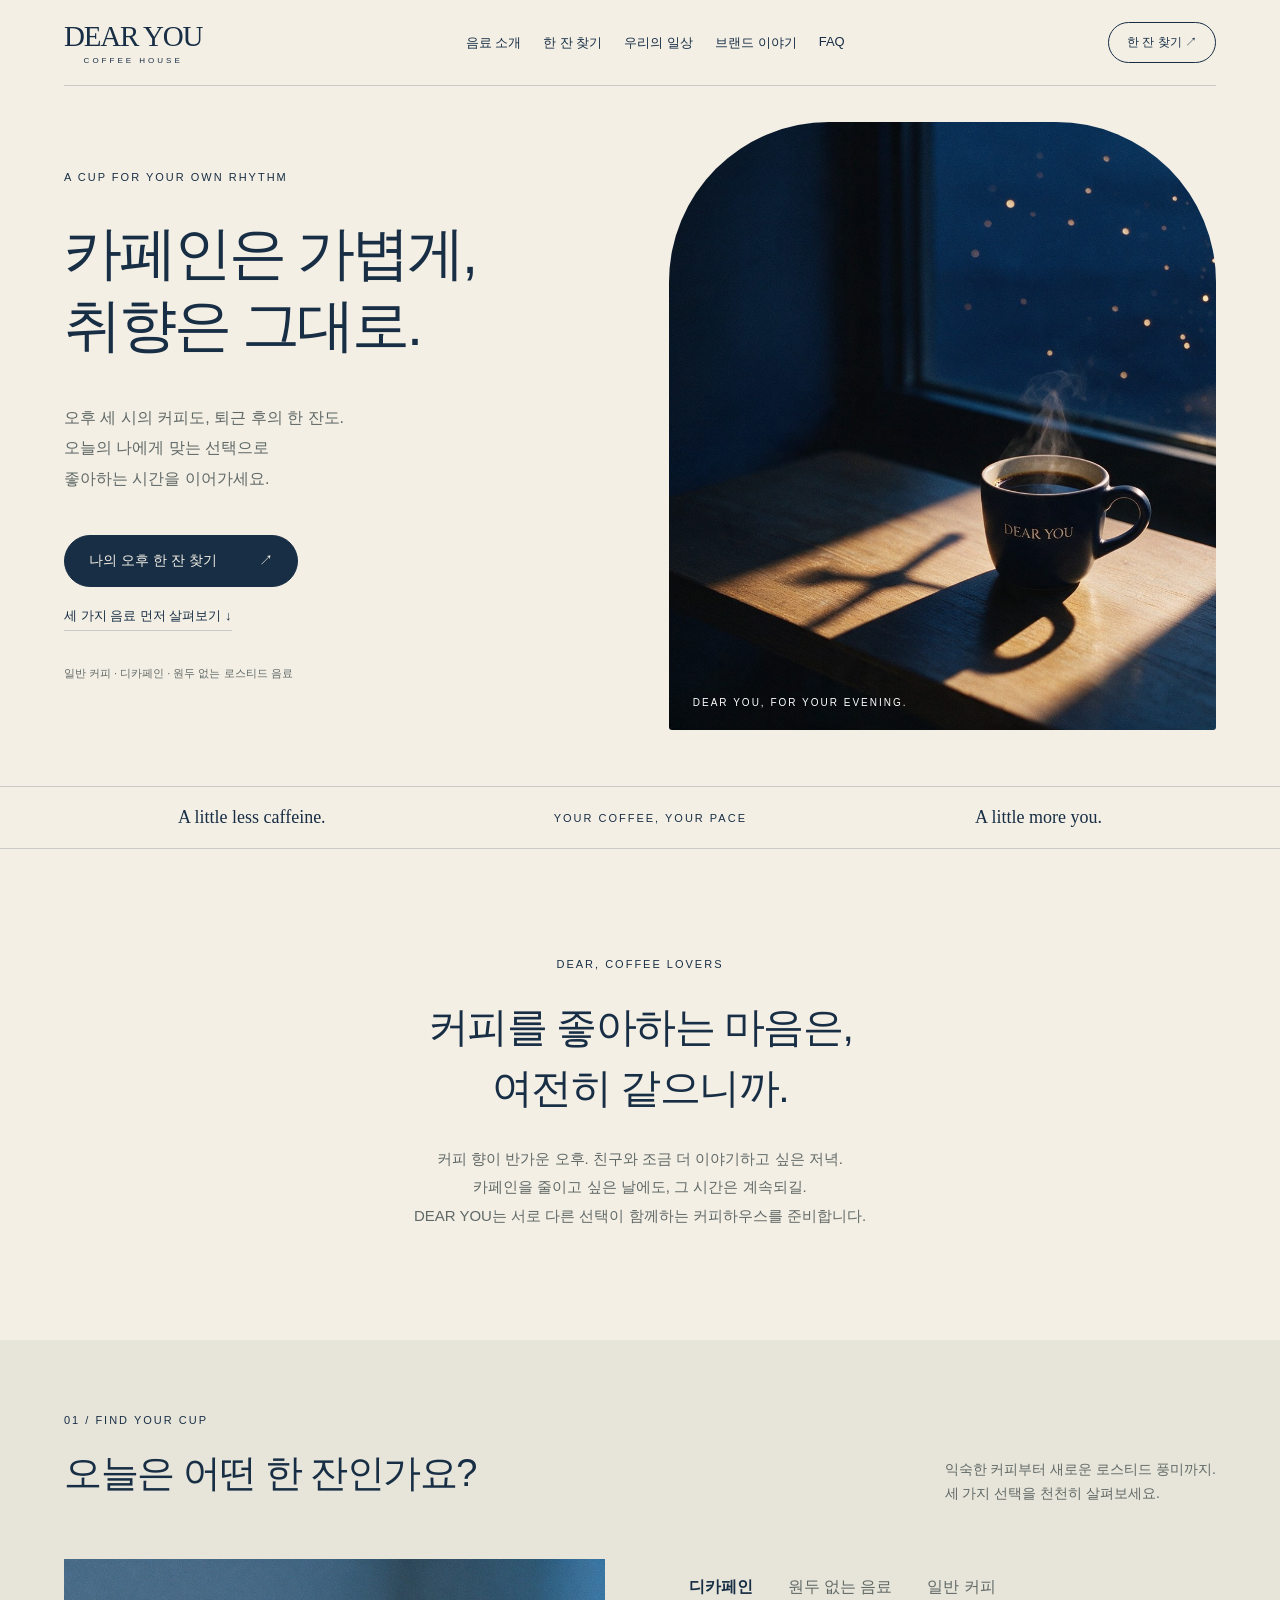
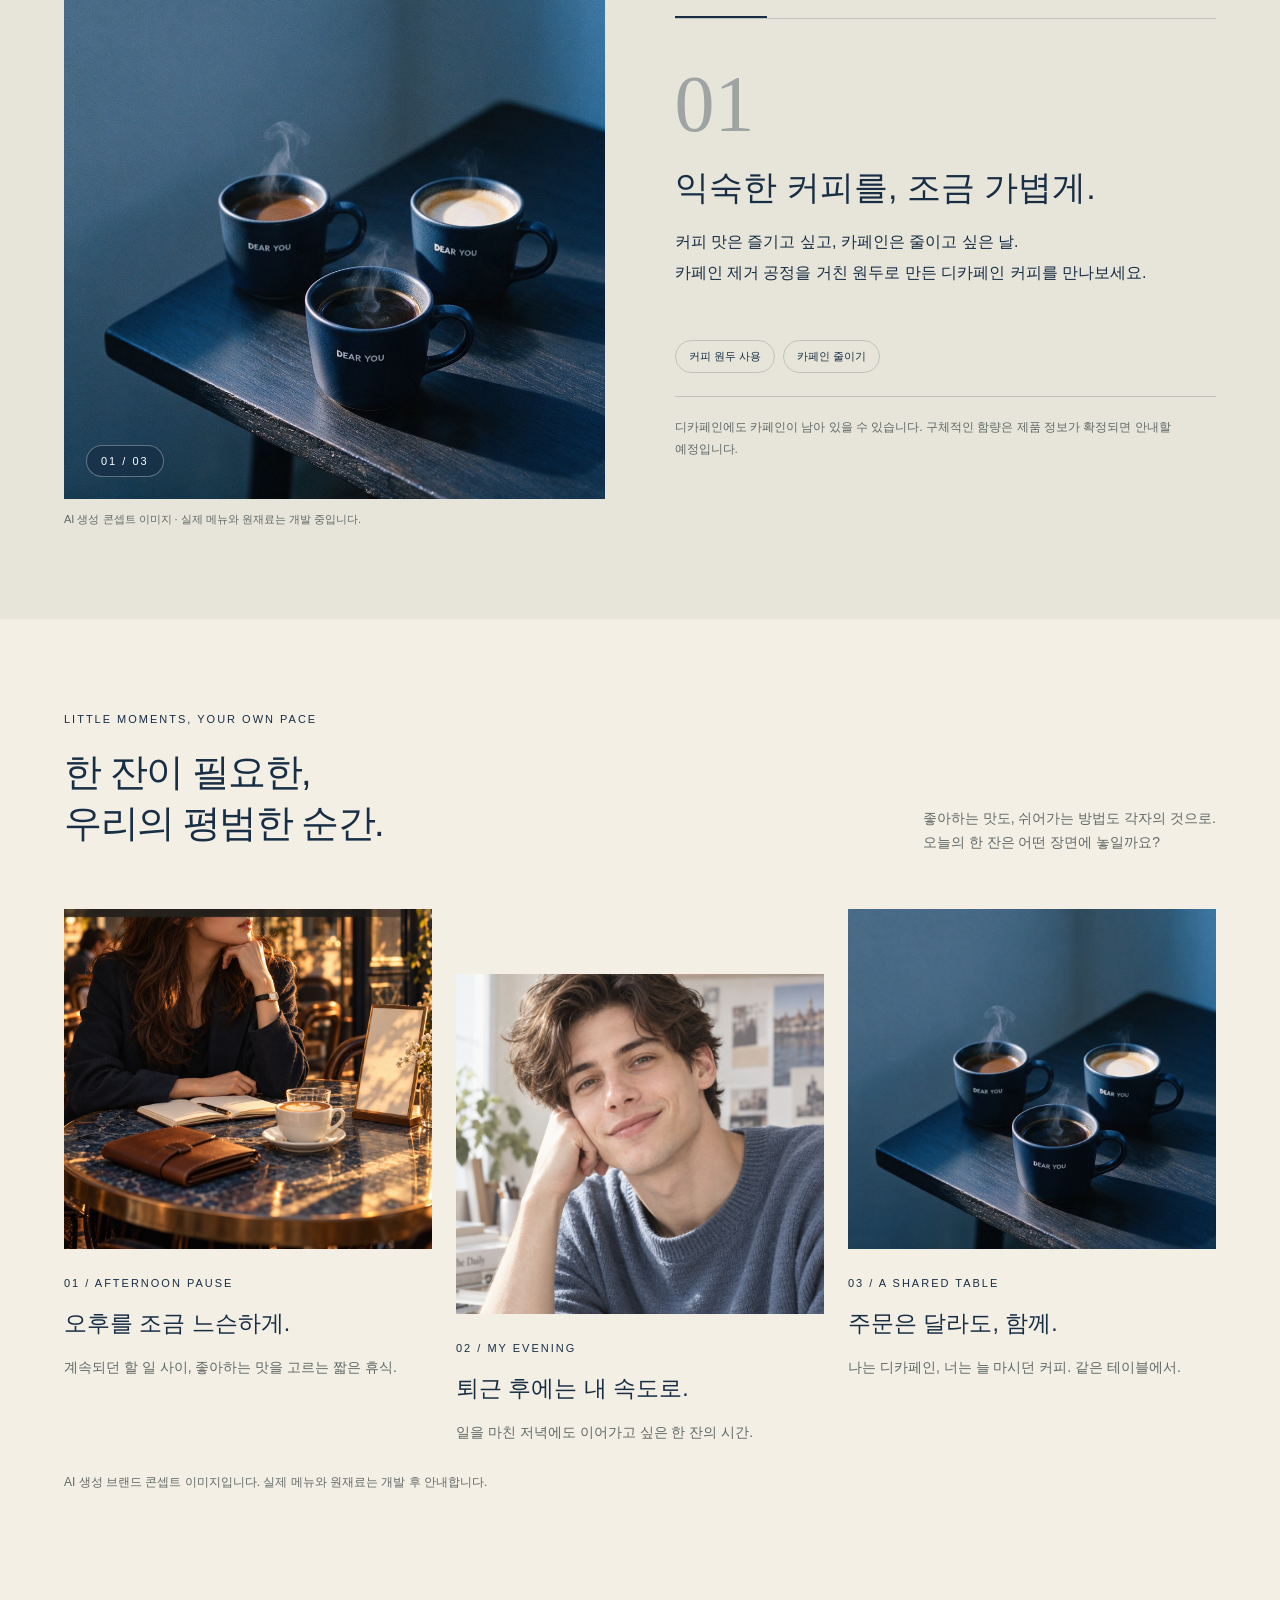
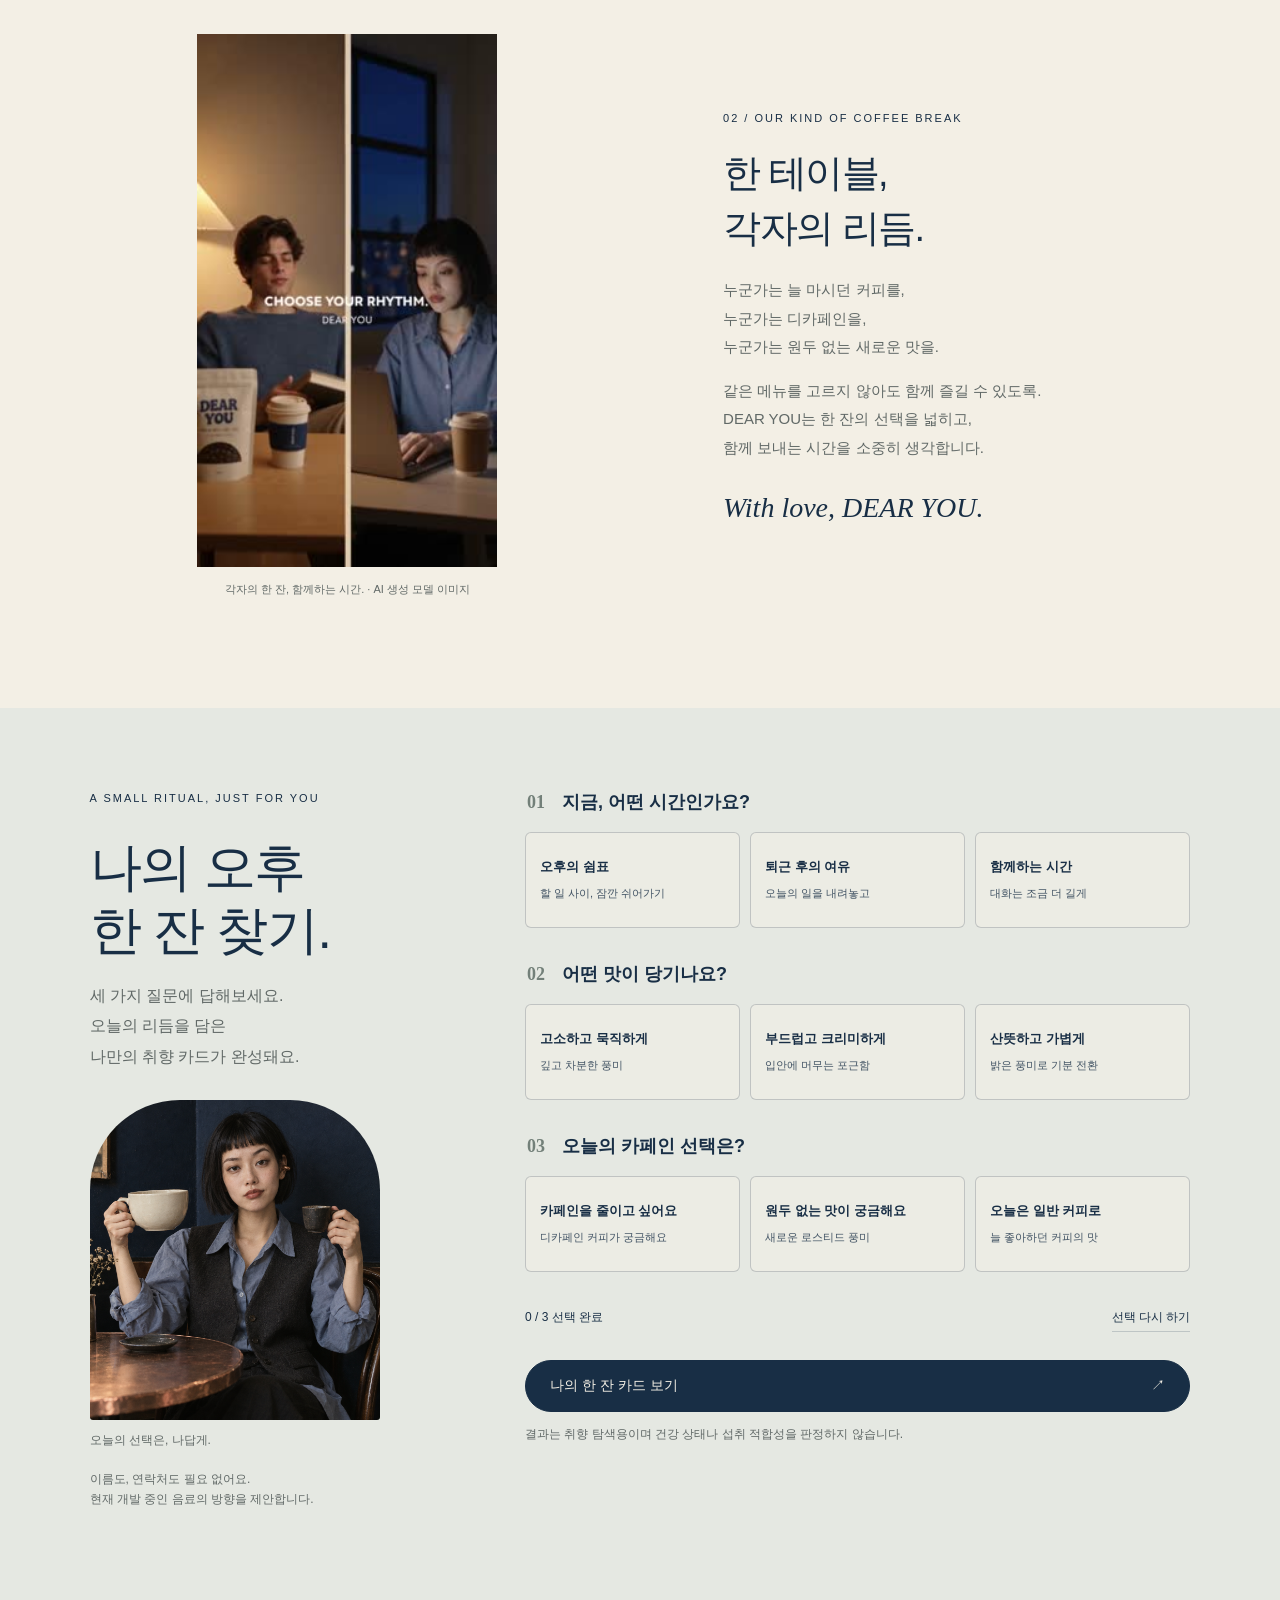
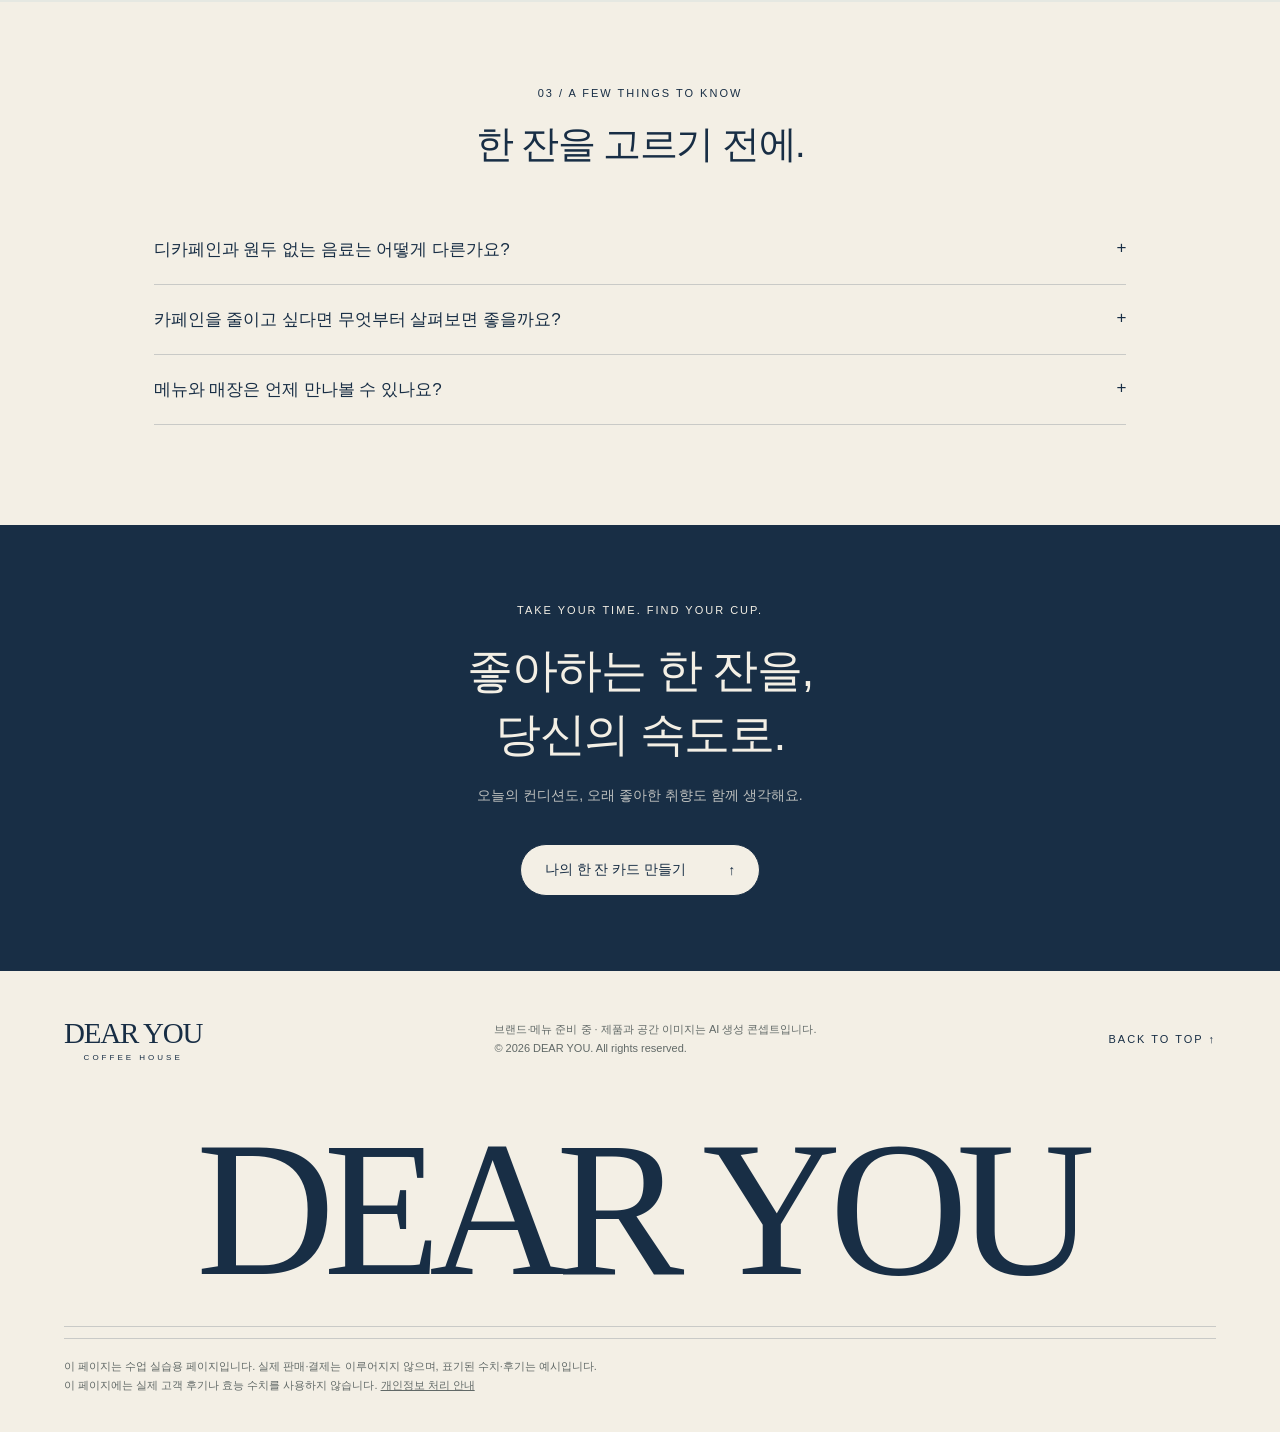
<file: index.html>
<!doctype html><html lang="ko"><head><meta charset="UTF-8">
<script async src="https://www.googletagmanager.com/gtm.js?id=GTM-KSVCW7VS"></script>
<script>
  window.dataLayer = window.dataLayer || [];
  function gtag(){dataLayer.push(arguments);}
  gtag('js', new Date());
</script>
<meta name="viewport" content="width=device-width,initial-scale=1"><meta name="description" content="카페인은 가볍게, 취향은 그대로. 일반 커피부터 디카페인, 원두 없는 로스티드 음료까지. DEAR YOU COFFEE HOUSE."><title>DEAR YOU — 오늘의 리듬으로</title><link rel="stylesheet" href="assets/base.css"><link rel="stylesheet" href="assets/brand.css"><link rel="stylesheet" href="assets/experience.css"><meta property="og:type" content="website"><meta property="og:title" content="DEAR YOU — 나의 오후 한 잔 찾기"><meta property="og:description" content="세 가지 질문으로 찾아보는 오늘의 한 잔. 나의 취향 카드를 저장해보세요."><meta property="og:url" content="https://jen-sec.github.io/"><meta property="og:image" content="https://jen-sec.github.io/assets/hero.jpg"><link rel="canonical" href="https://jen-sec.github.io/">
<script src="assets/ga4-config.js"></script>
<script src="assets/meta-events.js"></script>
<script src="ga4-easy.js" data-id="G-TSM04V2MVC"></script>
<!-- Meta Pixel Code -->
<!-- Meta Pixel base code: GTM-KSVCW7VS (Meta Pixel tag) handles init + PageView. Do not add it here again. -->
<!-- End Meta Pixel Code -->
<!-- Microsoft Clarity (Day 38에 여기에 붙이기) --></head><body>
<!-- Meta Pixel: JavaScript-disabled PageView -->
<noscript><img height="1" width="1" style="display:none" alt=""
src="https://www.facebook.com/tr?id=2690992464704835&ev=PageView&noscript=1"
/></noscript>
<a class="skip" href="#apply">한 잔 찾기로 바로가기</a>
<header><a class="logo" href="#" aria-label="DEAR YOU 홈">DEAR YOU<small>COFFEE HOUSE</small></a><nav aria-label="메인 메뉴" class="expanded-nav"><a href="#choices" data-ga="nav_click" data-ga-location="header">음료 소개</a><a href="#apply" data-ga="nav_click" data-ga-location="header">한 잔 찾기</a><a href="#moments" data-ga="nav_click" data-ga-location="header">우리의 일상</a><a href="#story" data-ga="nav_click" data-ga-location="header">브랜드 이야기</a><a href="#faq" data-ga="nav_click" data-ga-location="header">FAQ</a></nav><a class="nav-cta" href="#apply" id="cta-header" data-ga="cta_click" data-ga-location="header">한 잔 찾기 ↗</a></header>
<main><section class="hero"><div class="hero-copy"><span class="eyebrow">A cup for your own rhythm</span><h1>카페인은 가볍게,<br>취향은 그대로.</h1><p>오후 세 시의 커피도, 퇴근 후의 한 잔도.<br>오늘의 나에게 맞는 선택으로<br>좋아하는 시간을 이어가세요.</p><a class="button" href="#apply" id="cta-main" data-ga="cta_click" data-ga-location="hero">나의 오후 한 잔 찾기 <span>↗</span></a><a class="text-link" href="#choices" data-ga="more_click" data-ga-location="hero">세 가지 음료 먼저 살펴보기 ↓</a><span class="small-note">일반 커피 · 디카페인 · 원두 없는 로스티드 음료</span></div><div class="hero-photo"><img src="assets/hero.jpg" alt="창가의 따뜻한 빛 아래 놓인 네이비 DEAR YOU 머그" fetchpriority="high"><span class="photo-note">DEAR YOU, FOR YOUR EVENING.</span></div></section>
<div class="ribbon"><span>A little less caffeine.</span><span>YOUR COFFEE, YOUR PACE</span><span>A little more you.</span></div>
<section class="intro"><span class="eyebrow">Dear, coffee lovers</span><h2>커피를 좋아하는 마음은,<br>여전히 같으니까.</h2><p>커피 향이 반가운 오후. 친구와 조금 더 이야기하고 싶은 저녁.<br>카페인을 줄이고 싶은 날에도, 그 시간은 계속되길.<br>DEAR YOU는 서로 다른 선택이 함께하는 커피하우스를 준비합니다.</p></section>
<section class="choices" id="choices"><div class="section-top"><div><span class="eyebrow">01 / Find your cup</span><h2>오늘은 어떤 한 잔인가요?</h2></div><p>익숙한 커피부터 새로운 로스티드 풍미까지.<br>세 가지 선택을 천천히 살펴보세요.</p></div><div class="choice-layout"><figure class="drink-media"><div class="drink-stage" id="drink-stage"><img class="drink-slide is-current" src="assets/cups.jpg" alt="디카페인 소개용: 서로 다른 음료가 담긴 네이비 머그" decoding="async"><img class="drink-slide" src="assets/taste-deep.jpg" alt="원두 없는 로스티드 음료의 풍미를 표현한 콘셉트 이미지" aria-hidden="true" decoding="async"><img class="drink-slide" src="assets/hero.jpg" alt="일반 커피 소개용: 창가의 네이비 머그" aria-hidden="true" decoding="async"><span class="drink-counter" aria-hidden="true">01 / 03</span></div><figcaption>AI 생성 콘셉트 이미지 · 실제 메뉴와 원재료는 개발 중입니다.</figcaption></figure><div><div class="tabs" role="tablist" aria-label="음료 종류"><button role="tab" aria-selected="true" aria-controls="drink-panel" id="tab-1" data-drink="0">디카페인</button><button role="tab" aria-selected="false" aria-controls="drink-panel" id="tab-2" data-drink="1" tabindex="-1">원두 없는 음료</button><button role="tab" aria-selected="false" aria-controls="drink-panel" id="tab-3" data-drink="2" tabindex="-1">일반 커피</button></div><div role="tabpanel" id="drink-panel" aria-labelledby="tab-1" tabindex="0"><span class="number" id="drink-number">01</span><h3 id="drink-title">익숙한 커피를, 조금 가볍게.</h3><p id="drink-body">커피 맛은 즐기고 싶고, 카페인은 줄이고 싶은 날.<br>카페인 제거 공정을 거친 원두로 만든 디카페인 커피를 만나보세요.</p><div class="tags" id="drink-tags"><span>커피 원두 사용</span><span>카페인 줄이기</span></div><p id="drink-note">디카페인에도 카페인이 남아 있을 수 있습니다. 구체적인 함량은 제품 정보가 확정되면 안내할 예정입니다.</p></div></div></div></section>
<section id="moments" class="moments"><div class="section-top"><div><span class="eyebrow">Little moments, your own pace</span><h2>한 잔이 필요한,<br>우리의 평범한 순간.</h2></div><p>좋아하는 맛도, 쉬어가는 방법도 각자의 것으로.<br>오늘의 한 잔은 어떤 장면에 놓일까요?</p></div><div class="moment-grid"><article><div class="afternoon-crop"><img src="assets/cafe-afternoon.png" loading="lazy" alt="햇빛이 드는 카페 테이블에서 커피와 함께 쉬는 모델"></div><span class="eyebrow">01 / Afternoon pause</span><h3>오후를 조금 느슨하게.</h3><p>계속되던 할 일 사이, 좋아하는 맛을 고르는 짧은 휴식.</p></article><article><img class="daniel-photo" src="assets/model-daniel.png" loading="lazy" alt="파란 니트를 입고 편안하게 쉬는 DEAR YOU 모델 다니엘"><span class="eyebrow">02 / My evening</span><h3>퇴근 후에는 내 속도로.</h3><p>일을 마친 저녁에도 이어가고 싶은 한 잔의 시간.</p></article><article><img src="assets/cups.jpg" loading="lazy" alt="세 잔의 음료가 놓인 테이블"><span class="eyebrow">03 / A shared table</span><h3>주문은 달라도, 함께.</h3><p>나는 디카페인, 너는 늘 마시던 커피. 같은 테이블에서.</p></article></div><p class="fine">AI 생성 브랜드 콘셉트 이미지입니다. 실제 메뉴와 원재료는 개발 후 안내합니다.</p></section><section class="story" id="story"><figure class="story-model"><img src="assets/shared-evening.jpg" loading="lazy" alt="각자의 컵과 함께 저녁을 보내는 두 DEAR YOU 모델"><figcaption>각자의 한 잔, 함께하는 시간. · AI 생성 모델 이미지</figcaption></figure><div><span class="eyebrow">02 / Our kind of coffee break</span><h2>한 테이블,<br>각자의 리듬.</h2><p>누군가는 늘 마시던 커피를,<br>누군가는 디카페인을,<br>누군가는 원두 없는 새로운 맛을.</p><p>같은 메뉴를 고르지 않아도 함께 즐길 수 있도록.<br>DEAR YOU는 한 잔의 선택을 넓히고,<br>함께 보내는 시간을 소중히 생각합니다.</p><div class="signature">With love, DEAR YOU.</div></div></section>
<section class="finder" id="apply" aria-labelledby="finder-title"><div class="finder-intro"><span class="eyebrow">A small ritual, just for you</span><h2 id="finder-title">나의 오후<br>한 잔 찾기.</h2><p>세 가지 질문에 답해보세요.<br>오늘의 리듬을 담은<br>나만의 취향 카드가 완성돼요.</p><figure class="finder-model"><img src="assets/model-choice.png" loading="lazy" alt="서로 다른 두 잔을 들고 있는 DEAR YOU 모델"><figcaption>오늘의 선택은, 나답게.</figcaption></figure><p class="fine">이름도, 연락처도 필요 없어요.<br>현재 개발 중인 음료의 방향을 제안합니다.</p></div>
<form id="lead-form" action="result.html" method="get" autocomplete="off" novalidate class="quiz-form">
<fieldset><legend><span>01</span> 지금, 어떤 시간인가요?</legend><div class="options" role="group"><button type="button" class="option" data-ga="off" data-question="time" data-value="afternoon" aria-pressed="false"><b>오후의 쉼표</b><small>할 일 사이, 잠깐 쉬어가기</small></button><button type="button" class="option" data-ga="off" data-question="time" data-value="evening" aria-pressed="false"><b>퇴근 후의 여유</b><small>오늘의 일을 내려놓고</small></button><button type="button" class="option" data-ga="off" data-question="time" data-value="together" aria-pressed="false"><b>함께하는 시간</b><small>대화는 조금 더 길게</small></button></div></fieldset>
<fieldset><legend><span>02</span> 어떤 맛이 당기나요?</legend><div class="options"><button type="button" class="option" data-ga="off" data-question="flavor" data-value="deep" aria-pressed="false"><b>고소하고 묵직하게</b><small>깊고 차분한 풍미</small></button><button type="button" class="option" data-ga="off" data-question="flavor" data-value="soft" aria-pressed="false"><b>부드럽고 크리미하게</b><small>입안에 머무는 포근함</small></button><button type="button" class="option" data-ga="off" data-question="flavor" data-value="bright" aria-pressed="false"><b>산뜻하고 가볍게</b><small>밝은 풍미로 기분 전환</small></button></div></fieldset>
<fieldset><legend><span>03</span> 오늘의 카페인 선택은?</legend><div class="options"><button type="button" class="option" data-ga="off" data-question="caffeine" data-value="less" aria-pressed="false"><b>카페인을 줄이고 싶어요</b><small>디카페인 커피가 궁금해요</small></button><button type="button" class="option" data-ga="off" data-question="caffeine" data-value="none" aria-pressed="false"><b>원두 없는 맛이 궁금해요</b><small>새로운 로스티드 풍미</small></button><button type="button" class="option" data-ga="off" data-question="caffeine" data-value="regular" aria-pressed="false"><b>오늘은 일반 커피로</b><small>늘 좋아하던 커피의 맛</small></button></div></fieldset>
<div class="quiz-bottom"><span id="quiz-progress" role="status" aria-live="polite">0 / 3 선택 완료</span><button type="button" class="reset-link" id="reset-quiz">선택 다시 하기</button></div><p id="quiz-error" class="error" role="alert"></p><button class="button" type="submit" id="cta-submit">나의 한 잔 카드 보기 <span>↗</span></button><p class="fine">결과는 취향 탐색용이며 건강 상태나 섭취 적합성을 판정하지 않습니다.</p><noscript><p>취향 카드 기능을 사용하려면 브라우저의 JavaScript를 켜주세요. 음료 소개는 그대로 읽을 수 있습니다.</p></noscript>
</form></section><section class="faq" id="faq"><div class="eyebrow">03 / A few things to know</div><h2>한 잔을 고르기 전에.</h2><details data-ga="faq_open" data-ga-location="faq1"><summary>디카페인과 원두 없는 음료는 어떻게 다른가요?</summary><p>디카페인은 카페인 제거 공정을 거친 커피 원두를 사용합니다. 원두 없는 로스티드 음료는 커피 원두 대신 다른 원료를 볶고 블렌딩해 풍미를 만드는 음료로 기획하고 있습니다. 최종 원료와 메뉴는 개발 후 안내할 예정입니다.</p></details><details data-ga="faq_open" data-ga-location="faq2"><summary>카페인을 줄이고 싶다면 무엇부터 살펴보면 좋을까요?</summary><p>커피 원두의 맛을 이어가고 싶다면 디카페인부터 살펴보세요. 다른 로스티드 풍미가 궁금하다면 원두 없는 음료도 선택지가 될 수 있습니다. 카페인 함량과 원재료 정보를 함께 확인해 자신에게 맞는 한 잔을 골라주세요.</p></details><details data-ga="faq_open" data-ga-location="faq3"><summary>메뉴와 매장은 언제 만나볼 수 있나요?</summary><p>DEAR YOU는 현재 브랜드와 메뉴를 준비하고 있습니다. 판매 메뉴, 가격, 매장 위치와 오픈 일정은 아직 확정되지 않았습니다. 이 페이지의 이미지는 브랜드 콘셉트 이미지입니다.</p></details></section>
<section class="closing"><span class="eyebrow">Take your time. Find your cup.</span><h2>좋아하는 한 잔을,<br>당신의 속도로.</h2><p>오늘의 컨디션도, 오래 좋아한 취향도 함께 생각해요.</p><a class="button" href="#apply" id="cta-offer" data-ga="cta_click" data-ga-location="offer">나의 한 잔 카드 만들기 <span>↑</span></a></section></main>
<footer><div class="footer-row"><a class="logo" href="#">DEAR YOU<small>COFFEE HOUSE</small></a><p>브랜드·메뉴 준비 중 · 제품과 공간 이미지는 AI 생성 콘셉트입니다.<br>© 2026 DEAR YOU. All rights reserved.</p><a href="#" class="eyebrow">Back to top ↑</a></div><div class="footer-word" aria-hidden="true">DEAR YOU</div><p class="education">이 페이지는 수업 실습용 페이지입니다. 실제 판매·결제는 이루어지지 않으며, 표기된 수치·후기는 예시입니다.<br>이 페이지에는 실제 고객 후기나 효능 수치를 사용하지 않습니다. <a href="#" data-privacy-open>개인정보 처리 안내</a></p></footer>
<script src="assets/drink-slider.js"></script><script>const drinks=[['01','익숙한 커피를, 조금 가볍게.','커피 맛은 즐기고 싶고, 카페인은 줄이고 싶은 날. 카페인 제거 공정을 거친 원두로 만든 디카페인 커피를 만나보세요.',['커피 원두 사용','카페인 줄이기'],'디카페인에도 카페인이 남아 있을 수 있습니다. 구체적인 함량은 제품 정보가 확정되면 안내할 예정입니다.'],['02','새로운 풍미로 이어가는 한 잔.','커피 원두 없이, 볶은 원료가 만드는 고소한 풍미. 익숙한 라테의 부드러운 질감에 새로운 맛을 더하는 로스티드 음료를 준비합니다.',['커피 원두 없이','로스티드 풍미'],'원료와 배합은 개발 중입니다. 최종 카페인 함량과 알레르기 관련 정보는 제품 확인 후 안내할 예정입니다.'],['03','늘 좋아하던, 그 커피.','오늘은 익숙한 커피의 향과 맛을 온전히 즐기고 싶은 날. 서로 다른 음료를 고른 사람들과도 같은 테이블에서 함께하세요.',['일반 커피 원두','카페인 함유'],'일반 커피 원두를 사용하는 메뉴입니다. 상세 메뉴와 향미, 가격은 출시 시 안내할 예정입니다.']];const tabs=[...document.querySelectorAll('[role=tab]')];function select(i){window.updateDrinkMedia(i);tabs.forEach((t,n)=>{t.setAttribute('aria-selected',n===i);t.tabIndex=n===i?0:-1});const d=drinks[i];document.getElementById('drink-number').textContent=d[0];document.getElementById('drink-title').textContent=d[1];document.getElementById('drink-body').textContent=d[2];document.getElementById('drink-tags').replaceChildren(...d[3].map(t=>{const s=document.createElement('span');s.textContent=t;return s}));document.getElementById('drink-note').textContent=d[4];document.getElementById('drink-panel').setAttribute('aria-labelledby',tabs[i].id)}tabs.forEach((t,i)=>{t.onclick=()=>select(i);t.onkeydown=e=>{let j;if(e.key==='ArrowRight')j=(i+1)%3;if(e.key==='ArrowLeft')j=(i+2)%3;if(e.key==='Home')j=0;if(e.key==='End')j=2;if(j!==undefined){e.preventDefault();select(j);tabs[j].focus()}}});</script><div class="modal" id="privacy-modal" role="dialog" aria-modal="true" aria-labelledby="privacy-title" aria-hidden="true"><div class="modal-box"><span class="badge">이름·연락처 미수집</span><h2 id="privacy-title">결과 카드를 만들기 전에</h2><ol><li>이름과 연락처를 입력받지 않으며, 선택한 답변을 서버로 보내지 않습니다.</li><li>동의하면 세 가지 <strong>취향 선택 코드만 이 탭의 임시 저장소</strong>에 잠시 보관합니다. 결과 화면에서 읽은 직후 삭제합니다.</li><li>이미지 저장 버튼을 누르면 카드 파일이 내 기기에 저장됩니다. Google Analytics 4로 페이지 조회, 클릭, 테스트 완료 및 카드 다운로드 요청을 측정합니다. Meta 픽셀로 페이지 조회와 안내 확인 후 결과 이동도 측정합니다. 선택한 답변과 결과 카드 내용은 분석 도구로 보내지 않습니다.</li></ol><label><input type="checkbox" id="privacy-agree"> 취향 선택 코드의 임시 보관과 삭제 안내를 확인했습니다.</label><div class="modal-actions"><button type="button" class="cancel" id="privacy-cancel">닫기</button><button type="button" class="ok" id="privacy-ok" disabled>확인했습니다</button></div></div></div><script src="assets/lead-log.js"></script><script src="assets/quiz.js"></script><script src="assets/privacy.js"></script><script src="assets/track.js"></script></body></html>
</file>
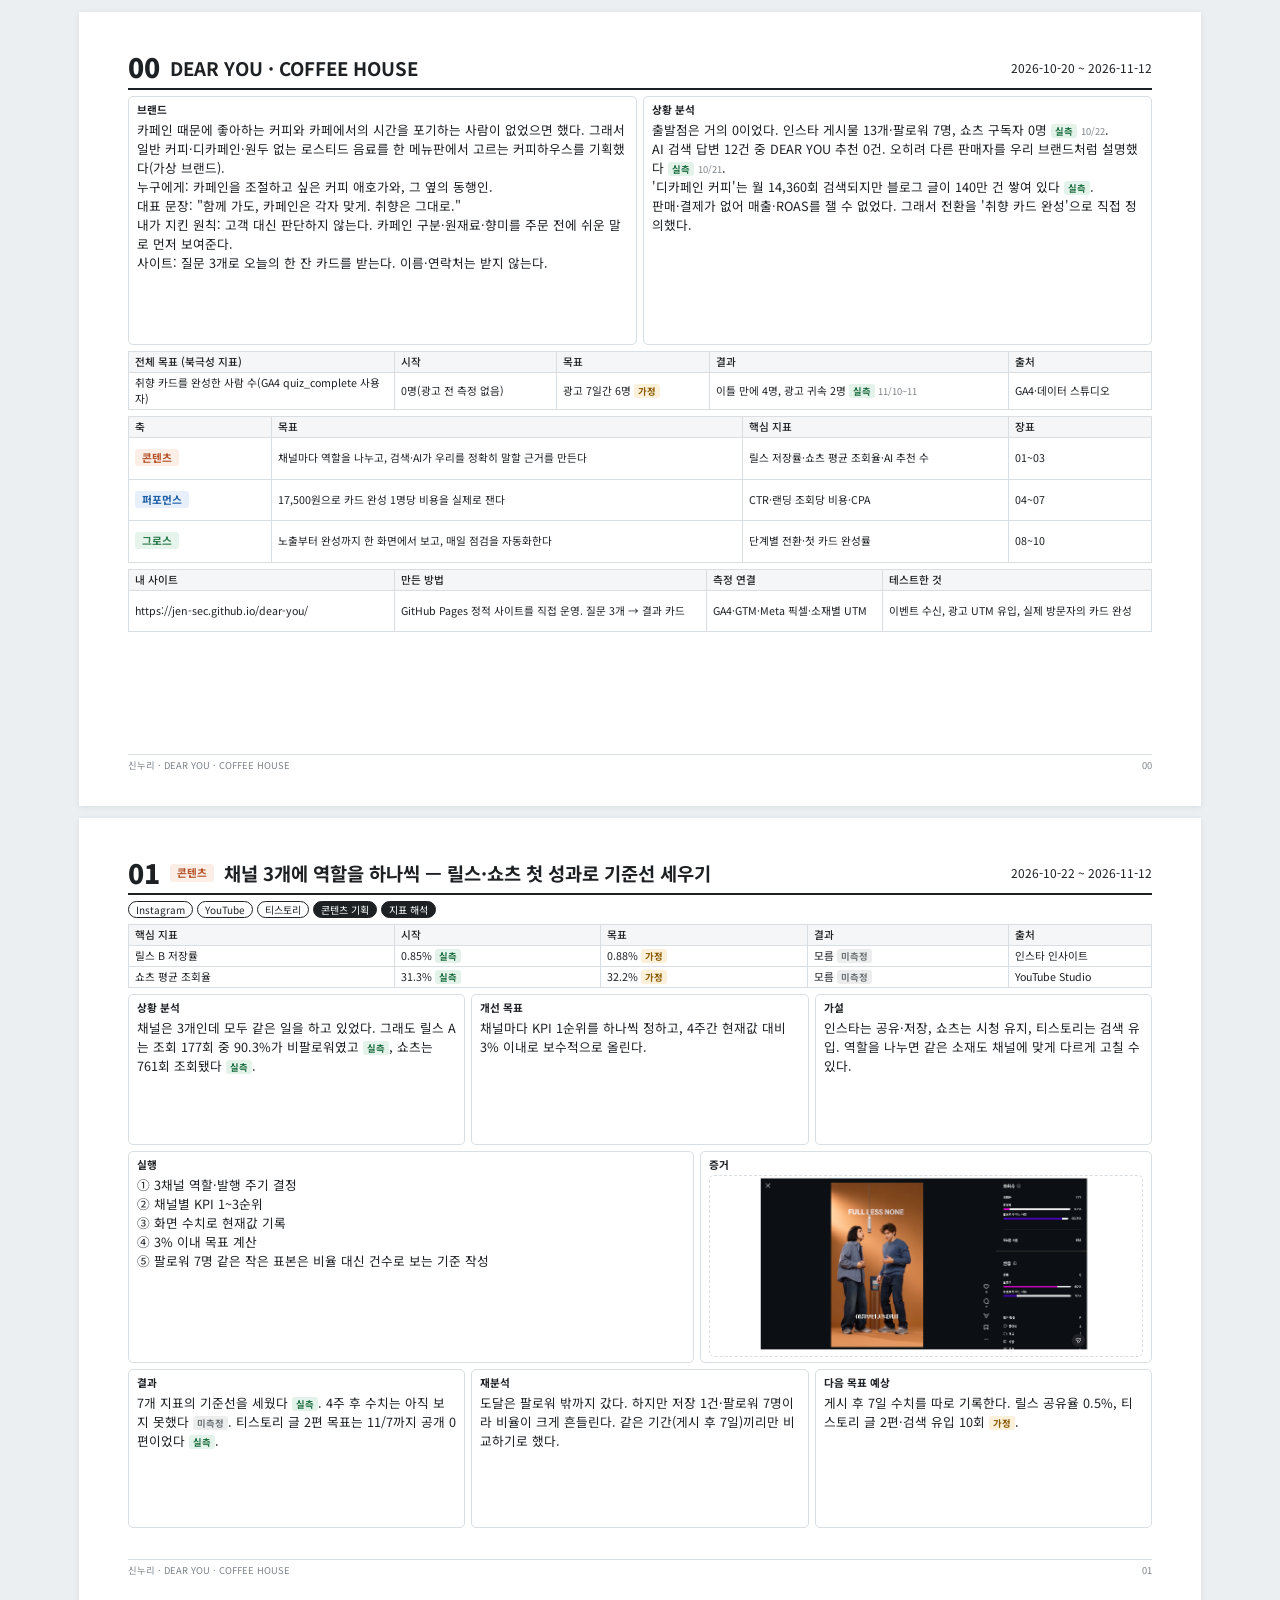
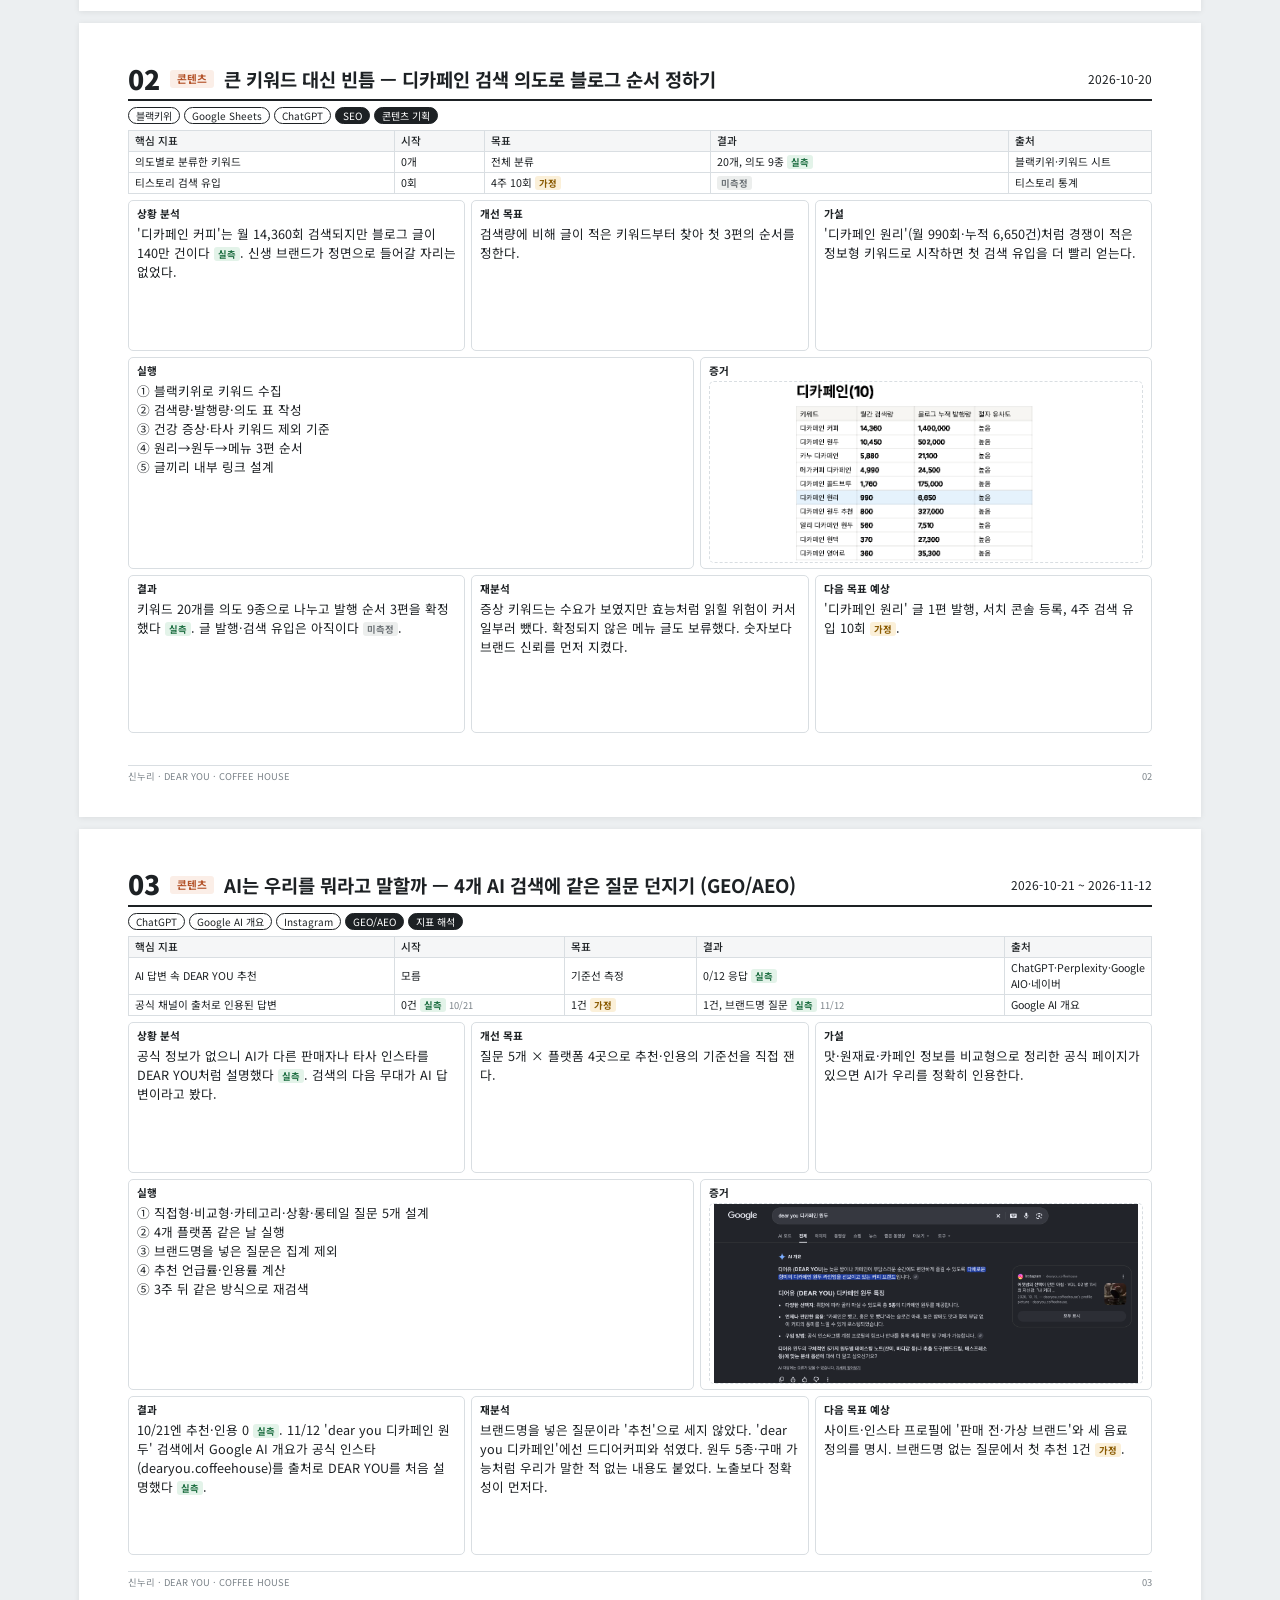
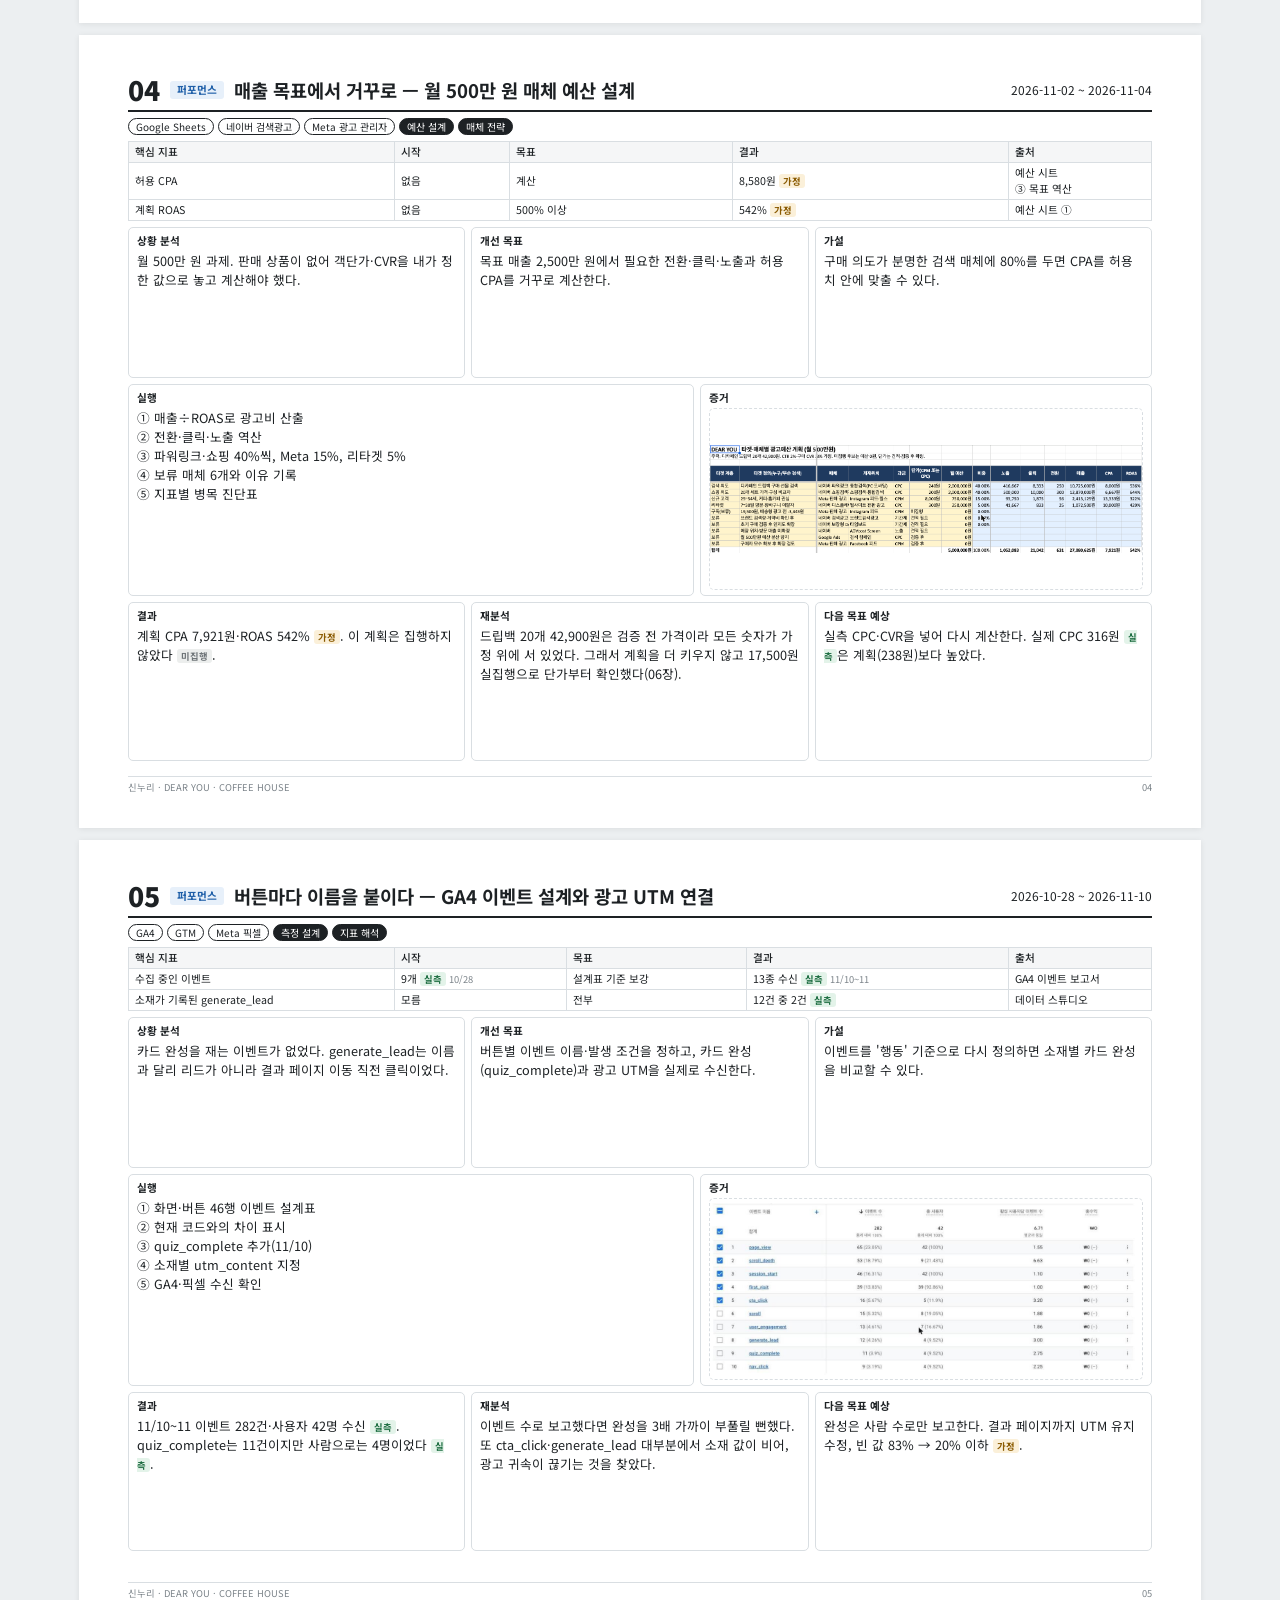
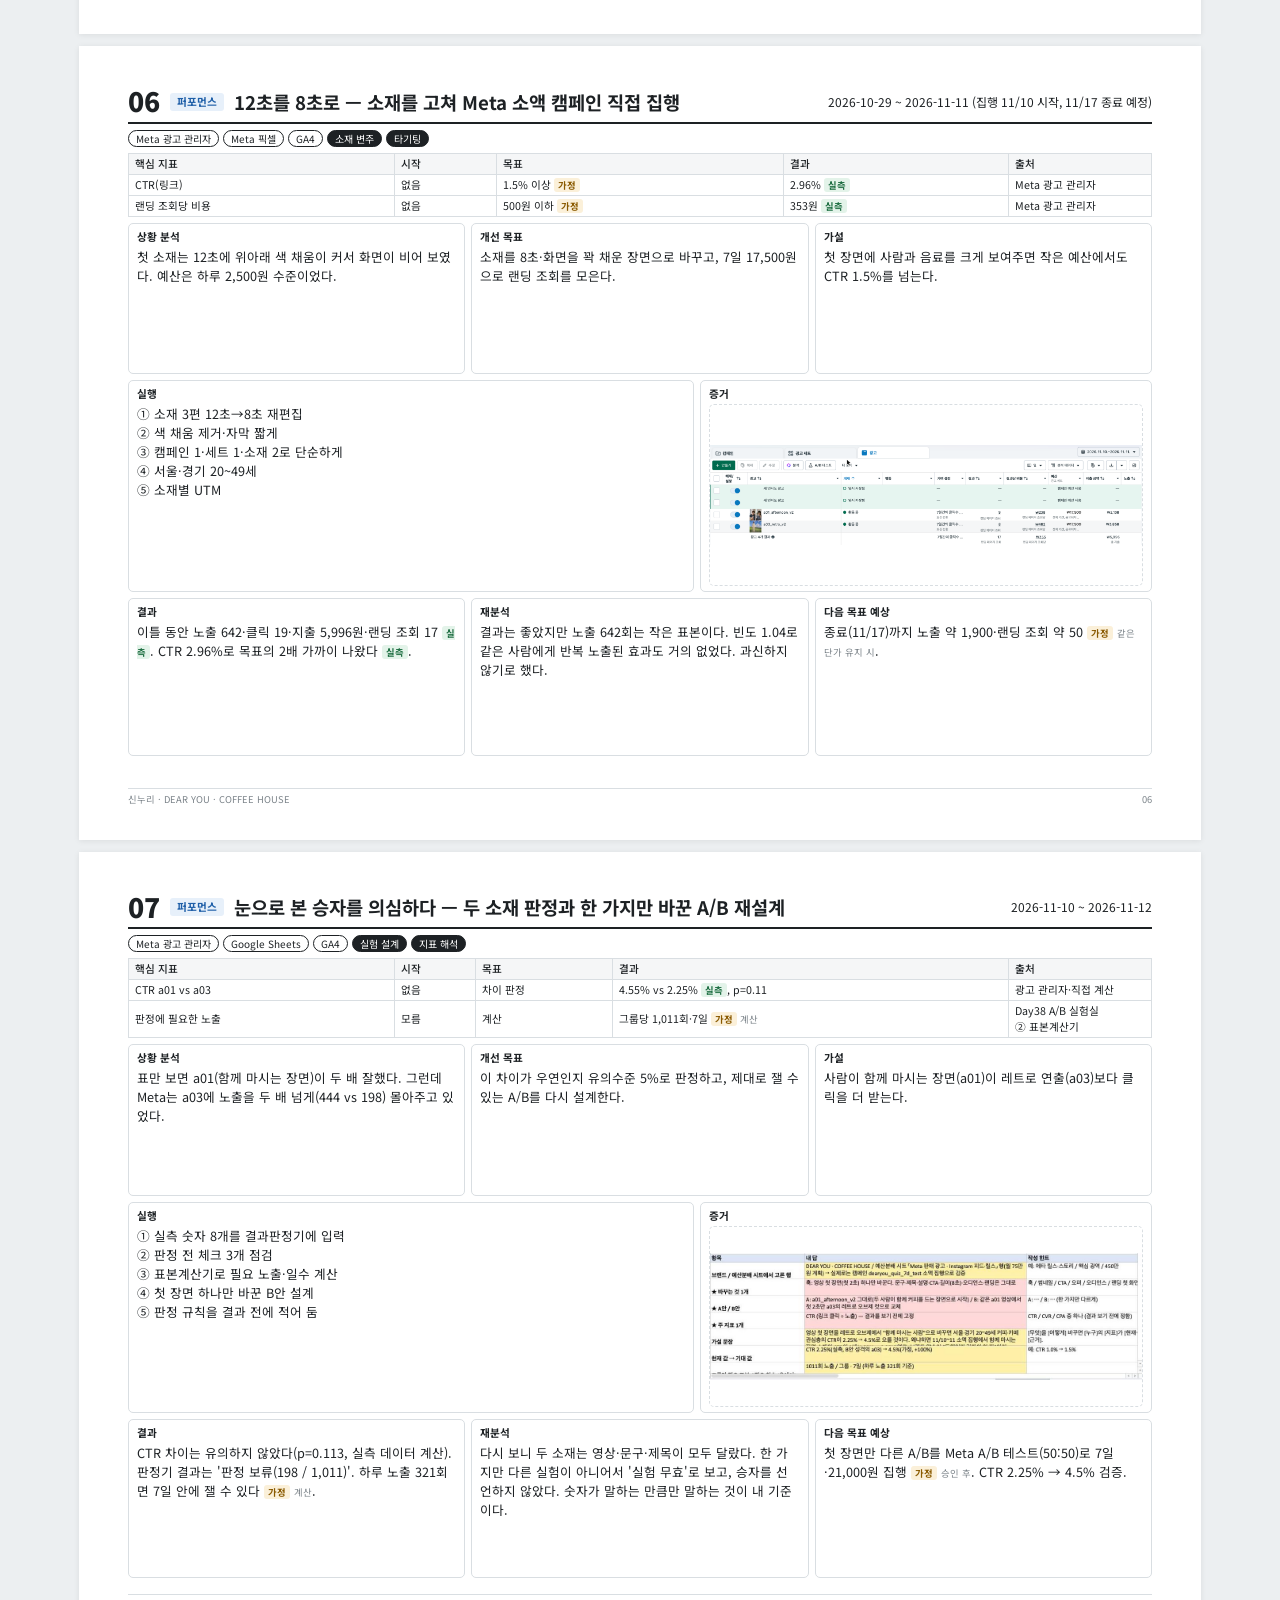
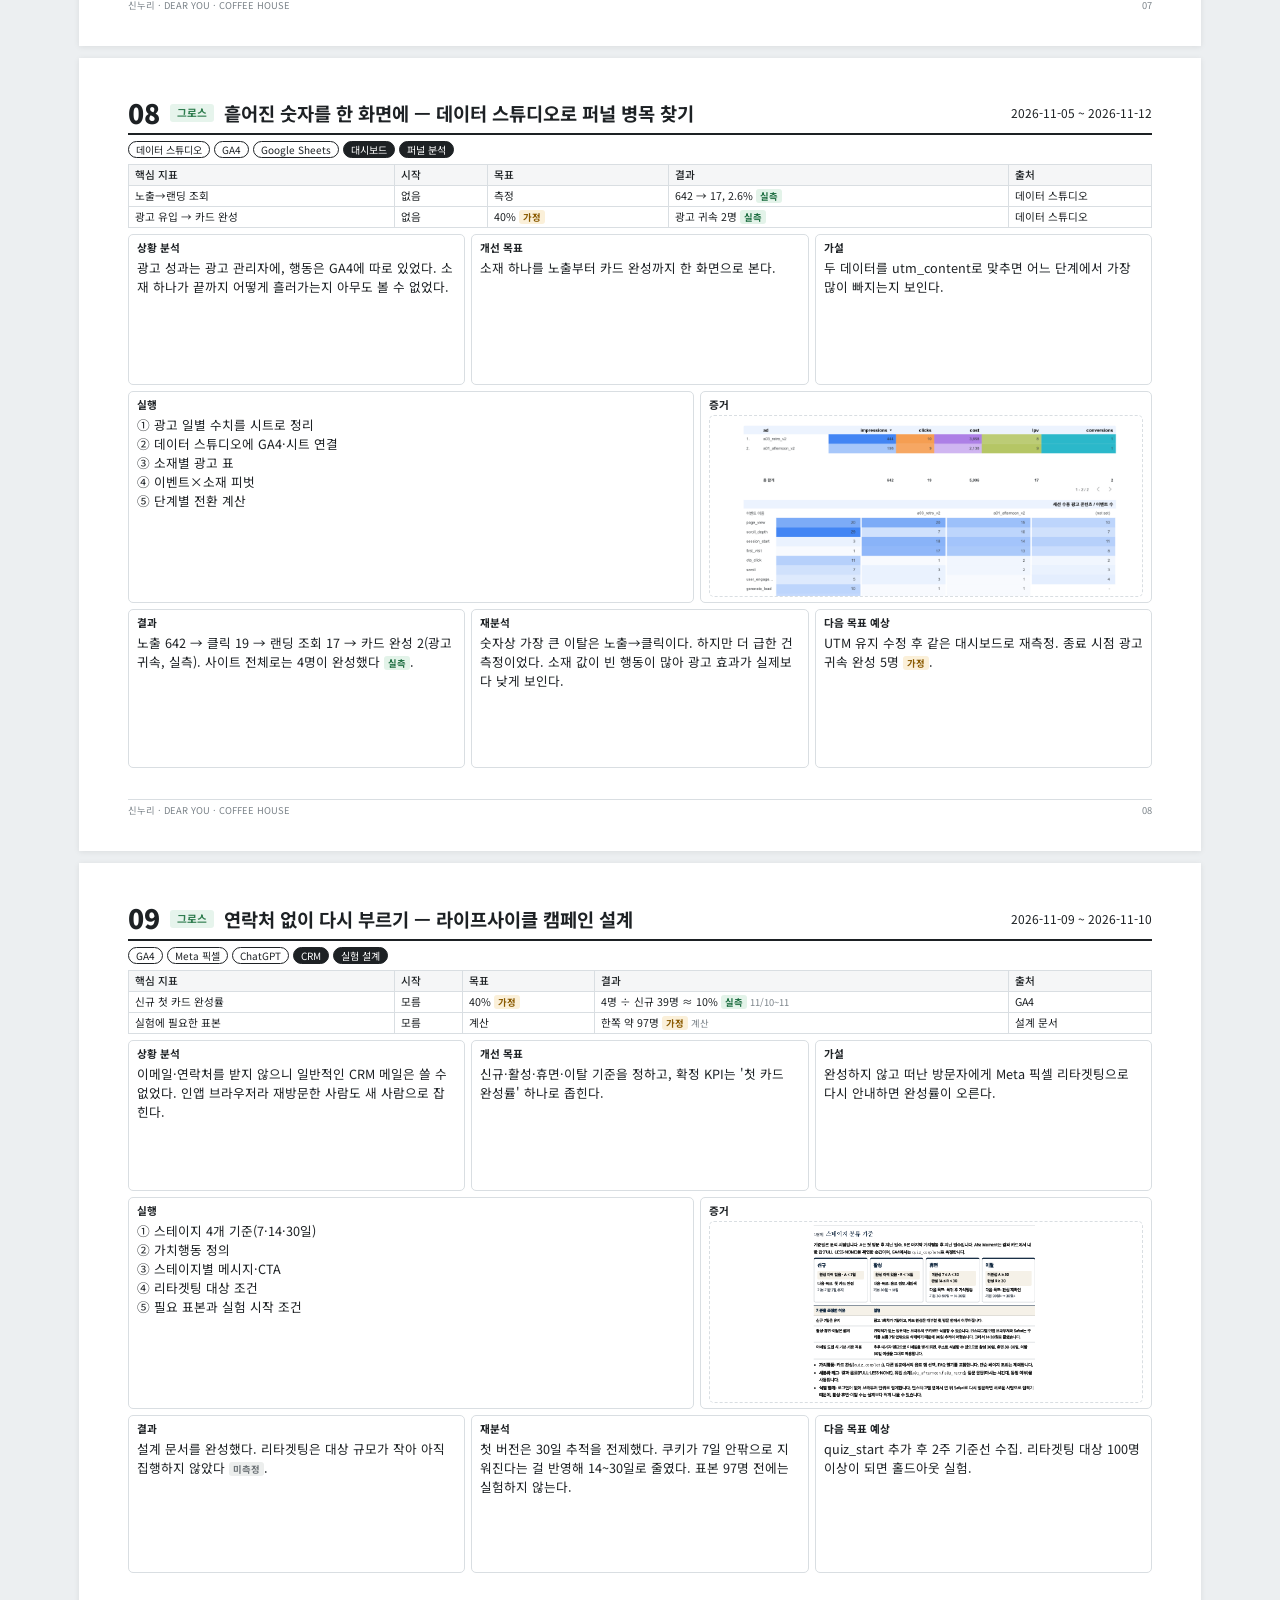
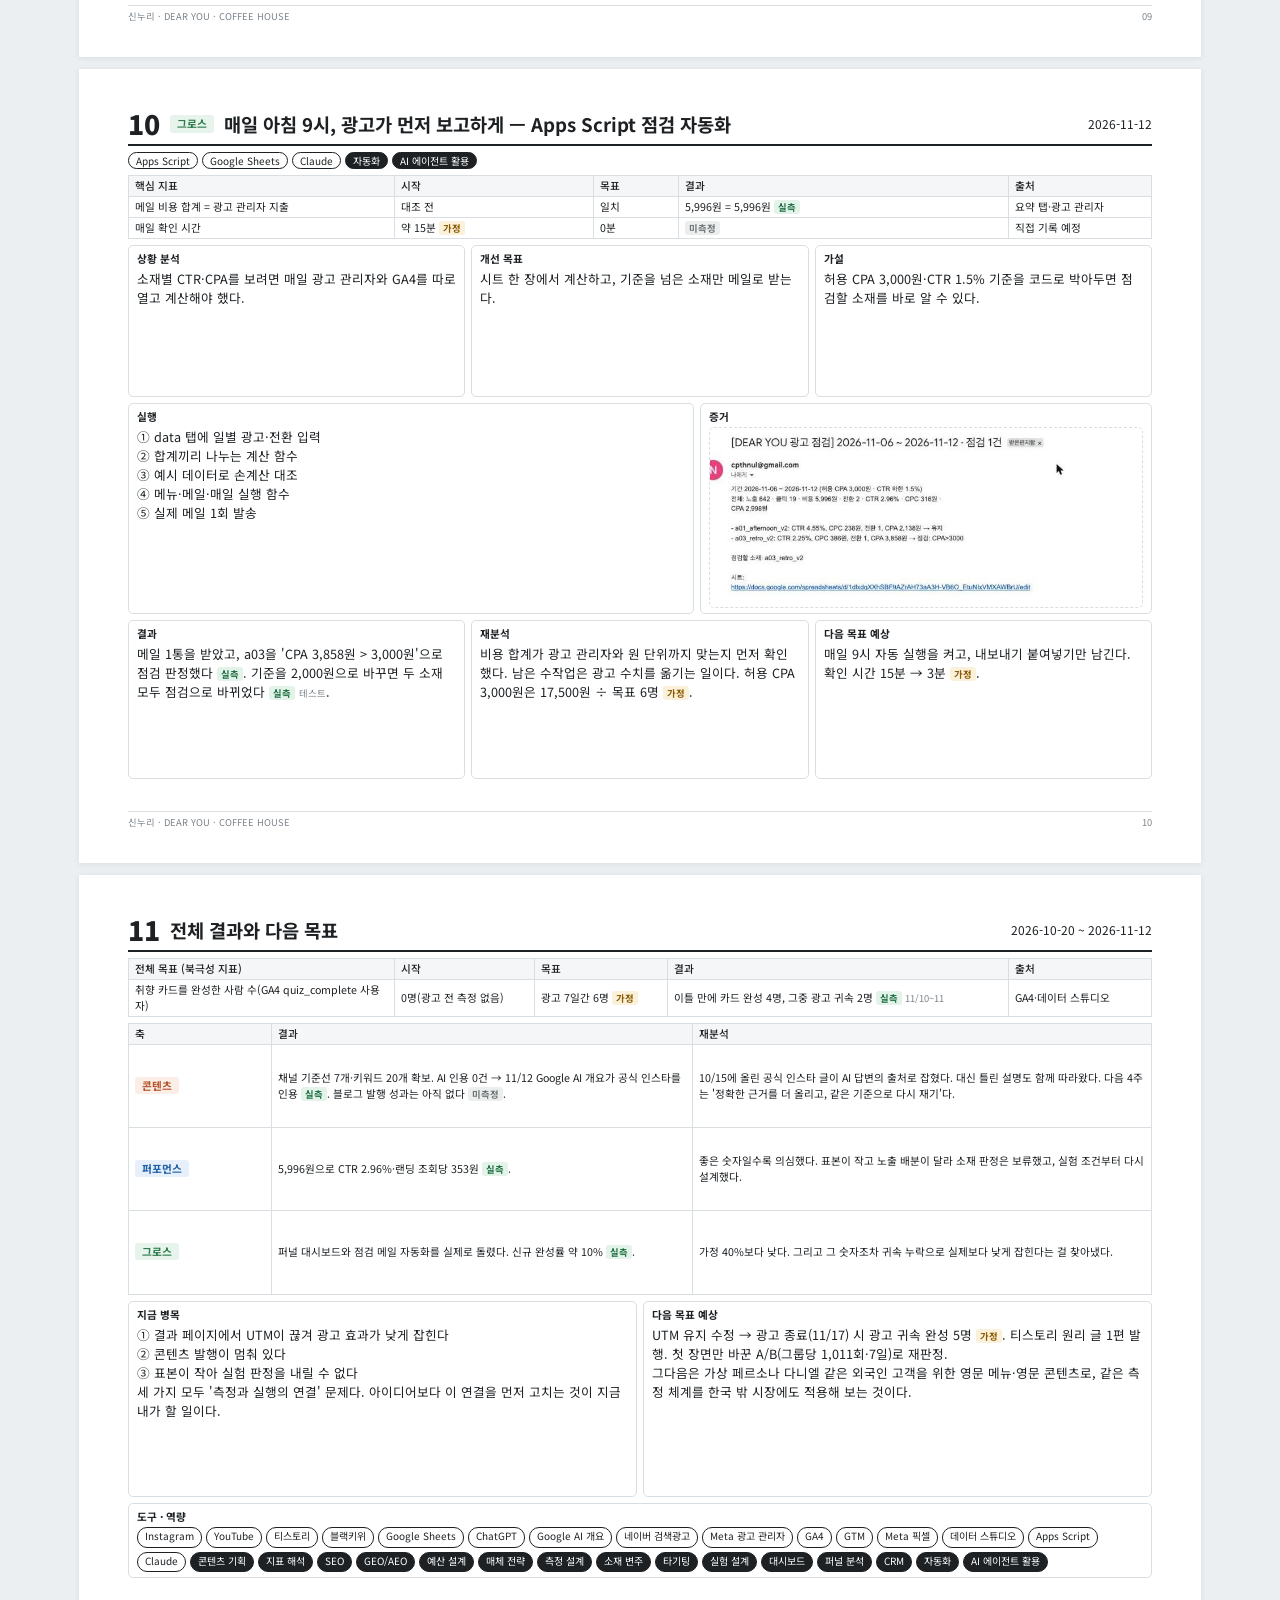
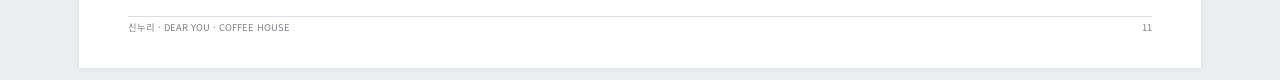
<file: portfolio/index.html>
<!doctype html>
<html lang="ko"><head><meta charset="utf-8"><meta name="viewport" content="width=device-width, initial-scale=1">
<meta name="robots" content="noindex, nofollow">
<title>신누리 포트폴리오</title>
<link href="https://fonts.googleapis.com/css2?family=Noto+Sans+KR:wght@400;500;700;900&display=swap" rel="stylesheet">
<!--
  빈 템플릿. [ ] 자리는 전부 내 내용으로 바꾼다. PDF 저장 전에 [ ]가 하나도 남으면 안 된다.
  00 브랜드·전체 목표 / 01~03 콘텐츠 / 04~06 퍼포먼스 / 07~09 그로스 / 10 전체 결과.
  장을 더 넣으려면 같은 축 section을 복사하고 번호를 다시 매긴다.
  도구 배지 <span class="b">GA4</span> · 역량 배지 <span class="b skill">측정 설계</span>
  숫자 출처 <span class="tag real">실측</span> <span class="tag assume">가정</span> <span class="tag none">미측정</span>
-->
<style>
:root{--ink:#1d2124;--muted:#7b8389;--line:#d9dee2;--paper:#fff;--bg:#eceff1;
--c:#b4532a;--c-bg:#fbeee7;--p:#1f5fa8;--p-bg:#e7f0fa;--g:#2f7d4f;--g-bg:#e6f4ec;
--real:#1f6f43;--real-bg:#e3f3e9;--assume:#8a5a00;--assume-bg:#fbf0d9;--none:#6d7377;--none-bg:#eceeed}
@media (prefers-color-scheme: dark){:root:not([data-theme="light"]){--bg:#15181a}}
:root[data-theme="dark"]{--bg:#15181a}
*{box-sizing:border-box}html,body{margin:0}
body{background:var(--bg);color:var(--ink);font-family:"Noto Sans KR",system-ui,sans-serif;font-size:9.5pt;line-height:1.5;-webkit-print-color-adjust:exact;print-color-adjust:exact}
@page{size:A4 landscape;margin:0}
.page{width:297mm;height:210mm;margin:12px auto;background:var(--paper);padding:11mm 13mm 9mm;display:flex;flex-direction:column;gap:6px;overflow:hidden;box-shadow:0 1px 6px rgba(0,0,0,.08)}
@media print{body{background:#fff}.page{margin:0;box-shadow:none;break-after:page}}
@media screen and (max-width:900px){.page{width:auto;height:auto;margin:8px 0;padding:20px 16px}.row3,.row2,.top2{grid-template-columns:1fr !important}}
.hd{display:flex;align-items:center;gap:10px;border-bottom:2px solid var(--ink);padding-bottom:6px}
.no{font-weight:900;font-size:20pt;line-height:1}
.ax{font-size:8pt;font-weight:700;border-radius:3px;padding:1px 7px;white-space:nowrap}
.ax.c{color:var(--c);background:var(--c-bg)}.ax.p{color:var(--p);background:var(--p-bg)}.ax.g{color:var(--g);background:var(--g-bg)}
.ttl{font-size:14pt;font-weight:700;flex:1}
.period{font-size:9pt;white-space:nowrap}
.badges{display:flex;flex-wrap:wrap;gap:4px;font-size:7.5pt}
.b{border:1px solid var(--ink);border-radius:10px;padding:0 7px;white-space:nowrap}
.b.skill{background:var(--ink);color:#fff}
.box{border:1px solid var(--line);border-radius:5px;padding:5px 8px;display:flex;flex-direction:column}
.box>b{font-size:8pt;margin-bottom:2px}
.box>div{flex:1}
.row3{display:grid;grid-template-columns:1fr 1fr 1fr;gap:6px}
.row2{display:grid;grid-template-columns:1.25fr 1fr;gap:6px}
.top2{display:grid;grid-template-columns:1fr 1fr;gap:6px}
.s1{height:40mm}.s2{height:56mm}.s3{height:42mm}.s4{height:66mm}.s5{height:52mm}
.tall td{height:11mm}
table{width:100%;border-collapse:collapse;font-size:8pt}
th,td{border:1px solid var(--line);padding:2px 6px;text-align:left;height:5.4mm}
th{background:#f5f6f7;font-weight:500}
.shot{border:1px dashed var(--line);border-radius:5px;flex:1;overflow:hidden}
.shot img{width:100%;height:100%;object-fit:contain}
.tag{font-size:7pt;font-weight:700;border-radius:3px;padding:0 4px}
.tag.real{color:var(--real);background:var(--real-bg)}.tag.assume{color:var(--assume);background:var(--assume-bg)}.tag.none{color:var(--none);background:var(--none-bg)}
.ft{margin-top:auto;display:flex;justify-content:space-between;font-size:7pt;color:var(--muted);border-top:1px solid var(--line);padding-top:3px}
.box>div{overflow:hidden}.tag small{font-weight:400}.tag+small{font-size:7pt;color:var(--muted)}
</style></head><body>
<section class="page">
<div class="hd"><span class="no">00</span><span class="ttl">DEAR YOU · COFFEE HOUSE</span><span class="period">2026-10-20 ~ 2026-11-12</span></div>
<div class="top2">
 <div class="box s4"><b>브랜드</b><div>카페인 때문에 좋아하는 커피와 카페에서의 시간을 포기하는 사람이 없었으면 했다. 그래서 일반 커피·디카페인·원두 없는 로스티드 음료를 한 메뉴판에서 고르는 커피하우스를 기획했다(가상 브랜드).<br>누구에게: 카페인을 조절하고 싶은 커피 애호가와, 그 옆의 동행인.<br>대표 문장: &quot;함께 가도, 카페인은 각자 맞게. 취향은 그대로.&quot;<br>내가 지킨 원칙: 고객 대신 판단하지 않는다. 카페인 구분·원재료·향미를 주문 전에 쉬운 말로 먼저 보여준다.<br>사이트: 질문 3개로 오늘의 한 잔 카드를 받는다. 이름·연락처는 받지 않는다.</div></div>
 <div class="box s4"><b>상황 분석</b><div>출발점은 거의 0이었다. 인스타 게시물 13개·팔로워 7명, 쇼츠 구독자 0명 <span class="tag real">실측</span> <small>10/22</small>.<br>AI 검색 답변 12건 중 DEAR YOU 추천 0건. 오히려 다른 판매자를 우리 브랜드처럼 설명했다 <span class="tag real">실측</span> <small>10/21</small>.<br>&#x27;디카페인 커피&#x27;는 월 14,360회 검색되지만 블로그 글이 140만 건 쌓여 있다 <span class="tag real">실측</span>.<br>판매·결제가 없어 매출·ROAS를 잴 수 없었다. 그래서 전환을 &#x27;취향 카드 완성&#x27;으로 직접 정의했다.</div></div>
</div>
<table><tr><th style="width:26%">전체 목표 (북극성 지표)</th><th>시작</th><th>목표</th><th>결과</th><th style="width:14%">출처</th></tr><tr><td>취향 카드를 완성한 사람 수(GA4 quiz_complete 사용자)</td><td>0명(광고 전 측정 없음)</td><td>광고 7일간 6명 <span class="tag assume">가정</span></td><td>이틀 만에 4명, 광고 귀속 2명 <span class="tag real">실측</span> <small>11/10~11</small></td><td>GA4·데이터 스튜디오</td></tr></table>
<table class="tall"><tr><th style="width:14%">축</th><th>목표</th><th style="width:26%">핵심 지표</th><th style="width:14%">장표</th></tr>
<tr><td><span class="ax c">콘텐츠</span></td><td>채널마다 역할을 나누고, 검색·AI가 우리를 정확히 말할 근거를 만든다</td><td>릴스 저장률·쇼츠 평균 조회율·AI 추천 수</td><td>01~03</td></tr>
<tr><td><span class="ax p">퍼포먼스</span></td><td>17,500원으로 카드 완성 1명당 비용을 실제로 잰다</td><td>CTR·랜딩 조회당 비용·CPA</td><td>04~07</td></tr>
<tr><td><span class="ax g">그로스</span></td><td>노출부터 완성까지 한 화면에서 보고, 매일 점검을 자동화한다</td><td>단계별 전환·첫 카드 완성률</td><td>08~10</td></tr></table>
<table class="tall"><tr><th style="width:26%">내 사이트</th><th>만든 방법</th><th>측정 연결</th><th>테스트한 것</th></tr><tr><td>https://jen-sec.github.io/dear-you/</td><td>GitHub Pages 정적 사이트를 직접 운영. 질문 3개 → 결과 카드</td><td>GA4·GTM·Meta 픽셀·소재별 UTM</td><td>이벤트 수신, 광고 UTM 유입, 실제 방문자의 카드 완성</td></tr></table>
<div class="ft"><span>신누리 · DEAR YOU · COFFEE HOUSE</span><span>00</span></div></section><section class="page">
<div class="hd"><span class="no">01</span><span class="ax c">콘텐츠</span><span class="ttl">채널 3개에 역할을 하나씩 — 릴스·쇼츠 첫 성과로 기준선 세우기</span><span class="period">2026-10-22 ~ 2026-11-12</span></div>
<div class="badges"><span class="b">Instagram</span><span class="b">YouTube</span><span class="b">티스토리</span><span class="b skill">콘텐츠 기획</span><span class="b skill">지표 해석</span></div>
<table><tr><th style="width:26%">핵심 지표</th><th>시작</th><th>목표</th><th>결과</th><th style="width:14%">출처</th></tr><tr><td>릴스 B 저장률</td><td>0.85% <span class="tag real">실측</span></td><td>0.88% <span class="tag assume">가정</span></td><td>모름 <span class="tag none">미측정</span></td><td>인스타 인사이트</td></tr><tr><td>쇼츠 평균 조회율</td><td>31.3% <span class="tag real">실측</span></td><td>32.2% <span class="tag assume">가정</span></td><td>모름 <span class="tag none">미측정</span></td><td>YouTube Studio</td></tr></table>
<div class="row3">
 <div class="box s1"><b>상황 분석</b><div>채널은 3개인데 모두 같은 일을 하고 있었다. 그래도 릴스 A는 조회 177회 중 90.3%가 비팔로워였고 <span class="tag real">실측</span>, 쇼츠는 761회 조회됐다 <span class="tag real">실측</span>.</div></div>
 <div class="box s1"><b>개선 목표</b><div>채널마다 KPI 1순위를 하나씩 정하고, 4주간 현재값 대비 3% 이내로 보수적으로 올린다.</div></div>
 <div class="box s1"><b>가설</b><div>인스타는 공유·저장, 쇼츠는 시청 유지, 티스토리는 검색 유입. 역할을 나누면 같은 소재도 채널에 맞게 다르게 고칠 수 있다.</div></div>
</div>
<div class="row2">
 <div class="box s2"><b>실행</b><div>① 3채널 역할·발행 주기 결정<br>② 채널별 KPI 1~3순위<br>③ 화면 수치로 현재값 기록<br>④ 3% 이내 목표 계산<br>⑤ 팔로워 7명 같은 작은 표본은 비율 대신 건수로 보는 기준 작성</div></div>
 <div class="box s2"><b>증거</b><div class="shot"><img src="img/channel_kpi.png" alt=""></div></div>
</div>
<div class="row3">
 <div class="box s3"><b>결과</b><div>7개 지표의 기준선을 세웠다 <span class="tag real">실측</span>. 4주 후 수치는 아직 보지 못했다 <span class="tag none">미측정</span>. 티스토리 글 2편 목표는 11/7까지 공개 0편이었다 <span class="tag real">실측</span>.</div></div>
 <div class="box s3"><b>재분석</b><div>도달은 팔로워 밖까지 갔다. 하지만 저장 1건·팔로워 7명이라 비율이 크게 흔들린다. 같은 기간(게시 후 7일)끼리만 비교하기로 했다.</div></div>
 <div class="box s3"><b>다음 목표 예상</b><div>게시 후 7일 수치를 따로 기록한다. 릴스 공유율 0.5%, 티스토리 글 2편·검색 유입 10회 <span class="tag assume">가정</span>.</div></div>
</div>
<div class="ft"><span>신누리 · DEAR YOU · COFFEE HOUSE</span><span>01</span></div></section><section class="page">
<div class="hd"><span class="no">02</span><span class="ax c">콘텐츠</span><span class="ttl">큰 키워드 대신 빈틈 — 디카페인 검색 의도로 블로그 순서 정하기</span><span class="period">2026-10-20</span></div>
<div class="badges"><span class="b">블랙키위</span><span class="b">Google Sheets</span><span class="b">ChatGPT</span><span class="b skill">SEO</span><span class="b skill">콘텐츠 기획</span></div>
<table><tr><th style="width:26%">핵심 지표</th><th>시작</th><th>목표</th><th>결과</th><th style="width:14%">출처</th></tr><tr><td>의도별로 분류한 키워드</td><td>0개</td><td>전체 분류</td><td>20개, 의도 9종 <span class="tag real">실측</span></td><td>블랙키위·키워드 시트</td></tr><tr><td>티스토리 검색 유입</td><td>0회</td><td>4주 10회 <span class="tag assume">가정</span></td><td><span class="tag none">미측정</span></td><td>티스토리 통계</td></tr></table>
<div class="row3">
 <div class="box s1"><b>상황 분석</b><div>&#x27;디카페인 커피&#x27;는 월 14,360회 검색되지만 블로그 글이 140만 건이다 <span class="tag real">실측</span>. 신생 브랜드가 정면으로 들어갈 자리는 없었다.</div></div>
 <div class="box s1"><b>개선 목표</b><div>검색량에 비해 글이 적은 키워드부터 찾아 첫 3편의 순서를 정한다.</div></div>
 <div class="box s1"><b>가설</b><div>&#x27;디카페인 원리&#x27;(월 990회·누적 6,650건)처럼 경쟁이 적은 정보형 키워드로 시작하면 첫 검색 유입을 더 빨리 얻는다.</div></div>
</div>
<div class="row2">
 <div class="box s2"><b>실행</b><div>① 블랙키위로 키워드 수집<br>② 검색량·발행량·의도 표 작성<br>③ 건강 증상·타사 키워드 제외 기준<br>④ 원리→원두→메뉴 3편 순서<br>⑤ 글끼리 내부 링크 설계</div></div>
 <div class="box s2"><b>증거</b><div class="shot"><img src="img/seo_keywords.png" alt=""></div></div>
</div>
<div class="row3">
 <div class="box s3"><b>결과</b><div>키워드 20개를 의도 9종으로 나누고 발행 순서 3편을 확정했다 <span class="tag real">실측</span>. 글 발행·검색 유입은 아직이다 <span class="tag none">미측정</span>.</div></div>
 <div class="box s3"><b>재분석</b><div>증상 키워드는 수요가 보였지만 효능처럼 읽힐 위험이 커서 일부러 뺐다. 확정되지 않은 메뉴 글도 보류했다. 숫자보다 브랜드 신뢰를 먼저 지켰다.</div></div>
 <div class="box s3"><b>다음 목표 예상</b><div>&#x27;디카페인 원리&#x27; 글 1편 발행, 서치 콘솔 등록, 4주 검색 유입 10회 <span class="tag assume">가정</span>.</div></div>
</div>
<div class="ft"><span>신누리 · DEAR YOU · COFFEE HOUSE</span><span>02</span></div></section><section class="page">
<div class="hd"><span class="no">03</span><span class="ax c">콘텐츠</span><span class="ttl">AI는 우리를 뭐라고 말할까 — 4개 AI 검색에 같은 질문 던지기 (GEO/AEO)</span><span class="period">2026-10-21 ~ 2026-11-12</span></div>
<div class="badges"><span class="b">ChatGPT</span><span class="b">Google AI 개요</span><span class="b">Instagram</span><span class="b skill">GEO/AEO</span><span class="b skill">지표 해석</span></div>
<table><tr><th style="width:26%">핵심 지표</th><th>시작</th><th>목표</th><th>결과</th><th style="width:14%">출처</th></tr><tr><td>AI 답변 속 DEAR YOU 추천</td><td>모름</td><td>기준선 측정</td><td>0/12 응답 <span class="tag real">실측</span></td><td>ChatGPT·Perplexity·Google AIO·네이버</td></tr><tr><td>공식 채널이 출처로 인용된 답변</td><td>0건 <span class="tag real">실측</span> <small>10/21</small></td><td>1건 <span class="tag assume">가정</span></td><td>1건, 브랜드명 질문 <span class="tag real">실측</span> <small>11/12</small></td><td>Google AI 개요</td></tr></table>
<div class="row3">
 <div class="box s1"><b>상황 분석</b><div>공식 정보가 없으니 AI가 다른 판매자나 타사 인스타를 DEAR YOU처럼 설명했다 <span class="tag real">실측</span>. 검색의 다음 무대가 AI 답변이라고 봤다.</div></div>
 <div class="box s1"><b>개선 목표</b><div>질문 5개 × 플랫폼 4곳으로 추천·인용의 기준선을 직접 잰다.</div></div>
 <div class="box s1"><b>가설</b><div>맛·원재료·카페인 정보를 비교형으로 정리한 공식 페이지가 있으면 AI가 우리를 정확히 인용한다.</div></div>
</div>
<div class="row2">
 <div class="box s2"><b>실행</b><div>① 직접형·비교형·카테고리·상황·롱테일 질문 5개 설계<br>② 4개 플랫폼 같은 날 실행<br>③ 브랜드명을 넣은 질문은 집계 제외<br>④ 추천 언급률·인용률 계산<br>⑤ 3주 뒤 같은 방식으로 재검색</div></div>
 <div class="box s2"><b>증거</b><div class="shot"><img src="img/geo_aio_1112.png" alt=""></div></div>
</div>
<div class="row3">
 <div class="box s3"><b>결과</b><div>10/21엔 추천·인용 0 <span class="tag real">실측</span>. 11/12 &#x27;dear you 디카페인 원두&#x27; 검색에서 Google AI 개요가 공식 인스타(dearyou.coffeehouse)를 출처로 DEAR YOU를 처음 설명했다 <span class="tag real">실측</span>.</div></div>
 <div class="box s3"><b>재분석</b><div>브랜드명을 넣은 질문이라 &#x27;추천&#x27;으로 세지 않았다. &#x27;dear you 디카페인&#x27;에선 드디어커피와 섞였다. 원두 5종·구매 가능처럼 우리가 말한 적 없는 내용도 붙었다. 노출보다 정확성이 먼저다.</div></div>
 <div class="box s3"><b>다음 목표 예상</b><div>사이트·인스타 프로필에 &#x27;판매 전·가상 브랜드&#x27;와 세 음료 정의를 명시. 브랜드명 없는 질문에서 첫 추천 1건 <span class="tag assume">가정</span>.</div></div>
</div>
<div class="ft"><span>신누리 · DEAR YOU · COFFEE HOUSE</span><span>03</span></div></section><section class="page">
<div class="hd"><span class="no">04</span><span class="ax p">퍼포먼스</span><span class="ttl">매출 목표에서 거꾸로 — 월 500만 원 매체 예산 설계</span><span class="period">2026-11-02 ~ 2026-11-04</span></div>
<div class="badges"><span class="b">Google Sheets</span><span class="b">네이버 검색광고</span><span class="b">Meta 광고 관리자</span><span class="b skill">예산 설계</span><span class="b skill">매체 전략</span></div>
<table><tr><th style="width:26%">핵심 지표</th><th>시작</th><th>목표</th><th>결과</th><th style="width:14%">출처</th></tr><tr><td>허용 CPA</td><td>없음</td><td>계산</td><td>8,580원 <span class="tag assume">가정</span></td><td>예산 시트<br>③ 목표 역산</td></tr><tr><td>계획 ROAS</td><td>없음</td><td>500% 이상</td><td>542% <span class="tag assume">가정</span></td><td>예산 시트 ①</td></tr></table>
<div class="row3">
 <div class="box s1"><b>상황 분석</b><div>월 500만 원 과제. 판매 상품이 없어 객단가·CVR을 내가 정한 값으로 놓고 계산해야 했다.</div></div>
 <div class="box s1"><b>개선 목표</b><div>목표 매출 2,500만 원에서 필요한 전환·클릭·노출과 허용 CPA를 거꾸로 계산한다.</div></div>
 <div class="box s1"><b>가설</b><div>구매 의도가 분명한 검색 매체에 80%를 두면 CPA를 허용치 안에 맞출 수 있다.</div></div>
</div>
<div class="row2">
 <div class="box s2"><b>실행</b><div>① 매출÷ROAS로 광고비 산출<br>② 전환·클릭·노출 역산<br>③ 파워링크·쇼핑 40%씩, Meta 15%, 리타겟 5%<br>④ 보류 매체 6개와 이유 기록<br>⑤ 지표별 병목 진단표</div></div>
 <div class="box s2"><b>증거</b><div class="shot"><img src="img/budget_plan.png" alt=""></div></div>
</div>
<div class="row3">
 <div class="box s3"><b>결과</b><div>계획 CPA 7,921원·ROAS 542% <span class="tag assume">가정</span>. 이 계획은 집행하지 않았다 <span class="tag none">미집행</span>.</div></div>
 <div class="box s3"><b>재분석</b><div>드립백 20개 42,900원은 검증 전 가격이라 모든 숫자가 가정 위에 서 있었다. 그래서 계획을 더 키우지 않고 17,500원 실집행으로 단가부터 확인했다(06장).</div></div>
 <div class="box s3"><b>다음 목표 예상</b><div>실측 CPC·CVR을 넣어 다시 계산한다. 실제 CPC 316원 <span class="tag real">실측</span>은 계획(238원)보다 높았다.</div></div>
</div>
<div class="ft"><span>신누리 · DEAR YOU · COFFEE HOUSE</span><span>04</span></div></section><section class="page">
<div class="hd"><span class="no">05</span><span class="ax p">퍼포먼스</span><span class="ttl">버튼마다 이름을 붙이다 — GA4 이벤트 설계와 광고 UTM 연결</span><span class="period">2026-10-28 ~ 2026-11-10</span></div>
<div class="badges"><span class="b">GA4</span><span class="b">GTM</span><span class="b">Meta 픽셀</span><span class="b skill">측정 설계</span><span class="b skill">지표 해석</span></div>
<table><tr><th style="width:26%">핵심 지표</th><th>시작</th><th>목표</th><th>결과</th><th style="width:14%">출처</th></tr><tr><td>수집 중인 이벤트</td><td>9개 <span class="tag real">실측</span> <small>10/28</small></td><td>설계표 기준 보강</td><td>13종 수신 <span class="tag real">실측</span> <small>11/10~11</small></td><td>GA4 이벤트 보고서</td></tr><tr><td>소재가 기록된 generate_lead</td><td>모름</td><td>전부</td><td>12건 중 2건 <span class="tag real">실측</span></td><td>데이터 스튜디오</td></tr></table>
<div class="row3">
 <div class="box s1"><b>상황 분석</b><div>카드 완성을 재는 이벤트가 없었다. generate_lead는 이름과 달리 리드가 아니라 결과 페이지 이동 직전 클릭이었다.</div></div>
 <div class="box s1"><b>개선 목표</b><div>버튼별 이벤트 이름·발생 조건을 정하고, 카드 완성(quiz_complete)과 광고 UTM을 실제로 수신한다.</div></div>
 <div class="box s1"><b>가설</b><div>이벤트를 &#x27;행동&#x27; 기준으로 다시 정의하면 소재별 카드 완성을 비교할 수 있다.</div></div>
</div>
<div class="row2">
 <div class="box s2"><b>실행</b><div>① 화면·버튼 46행 이벤트 설계표<br>② 현재 코드와의 차이 표시<br>③ quiz_complete 추가(11/10)<br>④ 소재별 utm_content 지정<br>⑤ GA4·픽셀 수신 확인</div></div>
 <div class="box s2"><b>증거</b><div class="shot"><img src="img/ga4_events_dearyou.jpg" alt=""></div></div>
</div>
<div class="row3">
 <div class="box s3"><b>결과</b><div>11/10~11 이벤트 282건·사용자 42명 수신 <span class="tag real">실측</span>. quiz_complete는 11건이지만 사람으로는 4명이었다 <span class="tag real">실측</span>.</div></div>
 <div class="box s3"><b>재분석</b><div>이벤트 수로 보고했다면 완성을 3배 가까이 부풀릴 뻔했다. 또 cta_click·generate_lead 대부분에서 소재 값이 비어, 광고 귀속이 끊기는 것을 찾았다.</div></div>
 <div class="box s3"><b>다음 목표 예상</b><div>완성은 사람 수로만 보고한다. 결과 페이지까지 UTM 유지 수정, 빈 값 83% → 20% 이하 <span class="tag assume">가정</span>.</div></div>
</div>
<div class="ft"><span>신누리 · DEAR YOU · COFFEE HOUSE</span><span>05</span></div></section><section class="page">
<div class="hd"><span class="no">06</span><span class="ax p">퍼포먼스</span><span class="ttl">12초를 8초로 — 소재를 고쳐 Meta 소액 캠페인 직접 집행</span><span class="period">2026-10-29 ~ 2026-11-11 (집행 11/10 시작, 11/17 종료 예정)</span></div>
<div class="badges"><span class="b">Meta 광고 관리자</span><span class="b">Meta 픽셀</span><span class="b">GA4</span><span class="b skill">소재 변주</span><span class="b skill">타기팅</span></div>
<table><tr><th style="width:26%">핵심 지표</th><th>시작</th><th>목표</th><th>결과</th><th style="width:14%">출처</th></tr><tr><td>CTR(링크)</td><td>없음</td><td>1.5% 이상 <span class="tag assume">가정</span></td><td>2.96% <span class="tag real">실측</span></td><td>Meta 광고 관리자</td></tr><tr><td>랜딩 조회당 비용</td><td>없음</td><td>500원 이하 <span class="tag assume">가정</span></td><td>353원 <span class="tag real">실측</span></td><td>Meta 광고 관리자</td></tr></table>
<div class="row3">
 <div class="box s1"><b>상황 분석</b><div>첫 소재는 12초에 위아래 색 채움이 커서 화면이 비어 보였다. 예산은 하루 2,500원 수준이었다.</div></div>
 <div class="box s1"><b>개선 목표</b><div>소재를 8초·화면을 꽉 채운 장면으로 바꾸고, 7일 17,500원으로 랜딩 조회를 모은다.</div></div>
 <div class="box s1"><b>가설</b><div>첫 장면에 사람과 음료를 크게 보여주면 작은 예산에서도 CTR 1.5%를 넘는다.</div></div>
</div>
<div class="row2">
 <div class="box s2"><b>실행</b><div>① 소재 3편 12초→8초 재편집<br>② 색 채움 제거·자막 짧게<br>③ 캠페인 1·세트 1·소재 2로 단순하게<br>④ 서울·경기 20~49세<br>⑤ 소재별 UTM</div></div>
 <div class="box s2"><b>증거</b><div class="shot"><img src="img/meta_ads_results.png" alt=""></div></div>
</div>
<div class="row3">
 <div class="box s3"><b>결과</b><div>이틀 동안 노출 642·클릭 19·지출 5,996원·랜딩 조회 17 <span class="tag real">실측</span>. CTR 2.96%로 목표의 2배 가까이 나왔다 <span class="tag real">실측</span>.</div></div>
 <div class="box s3"><b>재분석</b><div>결과는 좋았지만 노출 642회는 작은 표본이다. 빈도 1.04로 같은 사람에게 반복 노출된 효과도 거의 없었다. 과신하지 않기로 했다.</div></div>
 <div class="box s3"><b>다음 목표 예상</b><div>종료(11/17)까지 노출 약 1,900·랜딩 조회 약 50 <span class="tag assume">가정</span> <small>같은 단가 유지 시</small>.</div></div>
</div>
<div class="ft"><span>신누리 · DEAR YOU · COFFEE HOUSE</span><span>06</span></div></section><section class="page">
<div class="hd"><span class="no">07</span><span class="ax p">퍼포먼스</span><span class="ttl">눈으로 본 승자를 의심하다 — 두 소재 판정과 한 가지만 바꾼 A/B 재설계</span><span class="period">2026-11-10 ~ 2026-11-12</span></div>
<div class="badges"><span class="b">Meta 광고 관리자</span><span class="b">Google Sheets</span><span class="b">GA4</span><span class="b skill">실험 설계</span><span class="b skill">지표 해석</span></div>
<table><tr><th style="width:26%">핵심 지표</th><th>시작</th><th>목표</th><th>결과</th><th style="width:14%">출처</th></tr><tr><td>CTR a01 vs a03</td><td>없음</td><td>차이 판정</td><td>4.55% vs 2.25% <span class="tag real">실측</span>, p=0.11</td><td>광고 관리자·직접 계산</td></tr><tr><td>판정에 필요한 노출</td><td>모름</td><td>계산</td><td>그룹당 1,011회·7일 <span class="tag assume">가정</span> <small>계산</small></td><td>Day38 A/B 실험실<br>② 표본계산기</td></tr></table>
<div class="row3">
 <div class="box s1"><b>상황 분석</b><div>표만 보면 a01(함께 마시는 장면)이 두 배 잘했다. 그런데 Meta는 a03에 노출을 두 배 넘게(444 vs 198) 몰아주고 있었다.</div></div>
 <div class="box s1"><b>개선 목표</b><div>이 차이가 우연인지 유의수준 5%로 판정하고, 제대로 잴 수 있는 A/B를 다시 설계한다.</div></div>
 <div class="box s1"><b>가설</b><div>사람이 함께 마시는 장면(a01)이 레트로 연출(a03)보다 클릭을 더 받는다.</div></div>
</div>
<div class="row2">
 <div class="box s2"><b>실행</b><div>① 실측 숫자 8개를 결과판정기에 입력<br>② 판정 전 체크 3개 점검<br>③ 표본계산기로 필요 노출·일수 계산<br>④ 첫 장면 하나만 바꾼 B안 설계<br>⑤ 판정 규칙을 결과 전에 적어 둠</div></div>
 <div class="box s2"><b>증거</b><div class="shot"><img src="img/ab_design.jpg" alt=""></div></div>
</div>
<div class="row3">
 <div class="box s3"><b>결과</b><div>CTR 차이는 유의하지 않았다(p=0.113, 실측 데이터 계산). 판정기 결과는 &#x27;판정 보류(198 / 1,011)&#x27;. 하루 노출 321회면 7일 안에 잴 수 있다 <span class="tag assume">가정</span> <small>계산</small>.</div></div>
 <div class="box s3"><b>재분석</b><div>다시 보니 두 소재는 영상·문구·제목이 모두 달랐다. 한 가지만 다른 실험이 아니어서 &#x27;실험 무효&#x27;로 보고, 승자를 선언하지 않았다. 숫자가 말하는 만큼만 말하는 것이 내 기준이다.</div></div>
 <div class="box s3"><b>다음 목표 예상</b><div>첫 장면만 다른 A/B를 Meta A/B 테스트(50:50)로 7일·21,000원 집행 <span class="tag assume">가정</span> <small>승인 후</small>. CTR 2.25% → 4.5% 검증.</div></div>
</div>
<div class="ft"><span>신누리 · DEAR YOU · COFFEE HOUSE</span><span>07</span></div></section><section class="page">
<div class="hd"><span class="no">08</span><span class="ax g">그로스</span><span class="ttl">흩어진 숫자를 한 화면에 — 데이터 스튜디오로 퍼널 병목 찾기</span><span class="period">2026-11-05 ~ 2026-11-12</span></div>
<div class="badges"><span class="b">데이터 스튜디오</span><span class="b">GA4</span><span class="b">Google Sheets</span><span class="b skill">대시보드</span><span class="b skill">퍼널 분석</span></div>
<table><tr><th style="width:26%">핵심 지표</th><th>시작</th><th>목표</th><th>결과</th><th style="width:14%">출처</th></tr><tr><td>노출→랜딩 조회</td><td>없음</td><td>측정</td><td>642 → 17, 2.6% <span class="tag real">실측</span></td><td>데이터 스튜디오</td></tr><tr><td>광고 유입 → 카드 완성</td><td>없음</td><td>40% <span class="tag assume">가정</span></td><td>광고 귀속 2명 <span class="tag real">실측</span></td><td>데이터 스튜디오</td></tr></table>
<div class="row3">
 <div class="box s1"><b>상황 분석</b><div>광고 성과는 광고 관리자에, 행동은 GA4에 따로 있었다. 소재 하나가 끝까지 어떻게 흘러가는지 아무도 볼 수 없었다.</div></div>
 <div class="box s1"><b>개선 목표</b><div>소재 하나를 노출부터 카드 완성까지 한 화면으로 본다.</div></div>
 <div class="box s1"><b>가설</b><div>두 데이터를 utm_content로 맞추면 어느 단계에서 가장 많이 빠지는지 보인다.</div></div>
</div>
<div class="row2">
 <div class="box s2"><b>실행</b><div>① 광고 일별 수치를 시트로 정리<br>② 데이터 스튜디오에 GA4·시트 연결<br>③ 소재별 광고 표<br>④ 이벤트×소재 피벗<br>⑤ 단계별 전환 계산</div></div>
 <div class="box s2"><b>증거</b><div class="shot"><img src="img/looker_funnel.png" alt=""></div></div>
</div>
<div class="row3">
 <div class="box s3"><b>결과</b><div>노출 642 → 클릭 19 → 랜딩 조회 17 → 카드 완성 2(광고 귀속, 실측). 사이트 전체로는 4명이 완성했다 <span class="tag real">실측</span>.</div></div>
 <div class="box s3"><b>재분석</b><div>숫자상 가장 큰 이탈은 노출→클릭이다. 하지만 더 급한 건 측정이었다. 소재 값이 빈 행동이 많아 광고 효과가 실제보다 낮게 보인다.</div></div>
 <div class="box s3"><b>다음 목표 예상</b><div>UTM 유지 수정 후 같은 대시보드로 재측정. 종료 시점 광고 귀속 완성 5명 <span class="tag assume">가정</span>.</div></div>
</div>
<div class="ft"><span>신누리 · DEAR YOU · COFFEE HOUSE</span><span>08</span></div></section><section class="page">
<div class="hd"><span class="no">09</span><span class="ax g">그로스</span><span class="ttl">연락처 없이 다시 부르기 — 라이프사이클 캠페인 설계</span><span class="period">2026-11-09 ~ 2026-11-10</span></div>
<div class="badges"><span class="b">GA4</span><span class="b">Meta 픽셀</span><span class="b">ChatGPT</span><span class="b skill">CRM</span><span class="b skill">실험 설계</span></div>
<table><tr><th style="width:26%">핵심 지표</th><th>시작</th><th>목표</th><th>결과</th><th style="width:14%">출처</th></tr><tr><td>신규 첫 카드 완성률</td><td>모름</td><td>40% <span class="tag assume">가정</span></td><td>4명 ÷ 신규 39명 ≈ 10% <span class="tag real">실측</span> <small>11/10~11</small></td><td>GA4</td></tr><tr><td>실험에 필요한 표본</td><td>모름</td><td>계산</td><td>한쪽 약 97명 <span class="tag assume">가정</span> <small>계산</small></td><td>설계 문서</td></tr></table>
<div class="row3">
 <div class="box s1"><b>상황 분석</b><div>이메일·연락처를 받지 않으니 일반적인 CRM 메일은 쓸 수 없었다. 인앱 브라우저라 재방문한 사람도 새 사람으로 잡힌다.</div></div>
 <div class="box s1"><b>개선 목표</b><div>신규·활성·휴면·이탈 기준을 정하고, 확정 KPI는 &#x27;첫 카드 완성률&#x27; 하나로 좁힌다.</div></div>
 <div class="box s1"><b>가설</b><div>완성하지 않고 떠난 방문자에게 Meta 픽셀 리타겟팅으로 다시 안내하면 완성률이 오른다.</div></div>
</div>
<div class="row2">
 <div class="box s2"><b>실행</b><div>① 스테이지 4개 기준(7·14·30일)<br>② 가치행동 정의<br>③ 스테이지별 메시지·CTA<br>④ 리타겟팅 대상 조건<br>⑤ 필요 표본과 실험 시작 조건</div></div>
 <div class="box s2"><b>증거</b><div class="shot"><img src="img/lifecycle_plan.png" alt=""></div></div>
</div>
<div class="row3">
 <div class="box s3"><b>결과</b><div>설계 문서를 완성했다. 리타겟팅은 대상 규모가 작아 아직 집행하지 않았다 <span class="tag none">미측정</span>.</div></div>
 <div class="box s3"><b>재분석</b><div>첫 버전은 30일 추적을 전제했다. 쿠키가 7일 안팎으로 지워진다는 걸 반영해 14~30일로 줄였다. 표본 97명 전에는 실험하지 않는다.</div></div>
 <div class="box s3"><b>다음 목표 예상</b><div>quiz_start 추가 후 2주 기준선 수집. 리타겟팅 대상 100명 이상이 되면 홀드아웃 실험.</div></div>
</div>
<div class="ft"><span>신누리 · DEAR YOU · COFFEE HOUSE</span><span>09</span></div></section><section class="page">
<div class="hd"><span class="no">10</span><span class="ax g">그로스</span><span class="ttl">매일 아침 9시, 광고가 먼저 보고하게 — Apps Script 점검 자동화</span><span class="period">2026-11-12</span></div>
<div class="badges"><span class="b">Apps Script</span><span class="b">Google Sheets</span><span class="b">Claude</span><span class="b skill">자동화</span><span class="b skill">AI 에이전트 활용</span></div>
<table><tr><th style="width:26%">핵심 지표</th><th>시작</th><th>목표</th><th>결과</th><th style="width:14%">출처</th></tr><tr><td>메일 비용 합계 = 광고 관리자 지출</td><td>대조 전</td><td>일치</td><td>5,996원 = 5,996원 <span class="tag real">실측</span></td><td>요약 탭·광고 관리자</td></tr><tr><td>매일 확인 시간</td><td>약 15분 <span class="tag assume">가정</span></td><td>0분</td><td><span class="tag none">미측정</span></td><td>직접 기록 예정</td></tr></table>
<div class="row3">
 <div class="box s1"><b>상황 분석</b><div>소재별 CTR·CPA를 보려면 매일 광고 관리자와 GA4를 따로 열고 계산해야 했다.</div></div>
 <div class="box s1"><b>개선 목표</b><div>시트 한 장에서 계산하고, 기준을 넘은 소재만 메일로 받는다.</div></div>
 <div class="box s1"><b>가설</b><div>허용 CPA 3,000원·CTR 1.5% 기준을 코드로 박아두면 점검할 소재를 바로 알 수 있다.</div></div>
</div>
<div class="row2">
 <div class="box s2"><b>실행</b><div>① data 탭에 일별 광고·전환 입력<br>② 합계끼리 나누는 계산 함수<br>③ 예시 데이터로 손계산 대조<br>④ 메뉴·메일·매일 실행 함수<br>⑤ 실제 메일 1회 발송</div></div>
 <div class="box s2"><b>증거</b><div class="shot"><img src="img/automation_mail.jpg" alt=""></div></div>
</div>
<div class="row3">
 <div class="box s3"><b>결과</b><div>메일 1통을 받았고, a03을 &#x27;CPA 3,858원 &gt; 3,000원&#x27;으로 점검 판정했다 <span class="tag real">실측</span>. 기준을 2,000원으로 바꾸면 두 소재 모두 점검으로 바뀌었다 <span class="tag real">실측</span> <small>테스트</small>.</div></div>
 <div class="box s3"><b>재분석</b><div>비용 합계가 광고 관리자와 원 단위까지 맞는지 먼저 확인했다. 남은 수작업은 광고 수치를 옮기는 일이다. 허용 CPA 3,000원은 17,500원 ÷ 목표 6명 <span class="tag assume">가정</span>.</div></div>
 <div class="box s3"><b>다음 목표 예상</b><div>매일 9시 자동 실행을 켜고, 내보내기 붙여넣기만 남긴다. 확인 시간 15분 → 3분 <span class="tag assume">가정</span>.</div></div>
</div>
<div class="ft"><span>신누리 · DEAR YOU · COFFEE HOUSE</span><span>10</span></div></section><section class="page">
<div class="hd"><span class="no">11</span><span class="ttl">전체 결과와 다음 목표</span><span class="period">2026-10-20 ~ 2026-11-12</span></div>
<table><tr><th style="width:26%">전체 목표 (북극성 지표)</th><th>시작</th><th>목표</th><th>결과</th><th style="width:14%">출처</th></tr><tr><td>취향 카드를 완성한 사람 수(GA4 quiz_complete 사용자)</td><td>0명(광고 전 측정 없음)</td><td>광고 7일간 6명 <span class="tag assume">가정</span></td><td>이틀 만에 카드 완성 4명, 그중 광고 귀속 2명 <span class="tag real">실측</span> <small>11/10~11</small></td><td>GA4·데이터 스튜디오</td></tr></table>
<table><tr><th style="width:14%">축</th><th>결과</th><th>재분석</th></tr>
<tr style="height:22mm"><td><span class="ax c">콘텐츠</span></td><td>채널 기준선 7개·키워드 20개 확보. AI 인용 0건 → 11/12 Google AI 개요가 공식 인스타를 인용 <span class="tag real">실측</span>. 블로그 발행 성과는 아직 없다 <span class="tag none">미측정</span>.</td><td>10/15에 올린 공식 인스타 글이 AI 답변의 출처로 잡혔다. 대신 틀린 설명도 함께 따라왔다. 다음 4주는 &#x27;정확한 근거를 더 올리고, 같은 기준으로 다시 재기&#x27;다.</td></tr>
<tr style="height:22mm"><td><span class="ax p">퍼포먼스</span></td><td>5,996원으로 CTR 2.96%·랜딩 조회당 353원 <span class="tag real">실측</span>.</td><td>좋은 숫자일수록 의심했다. 표본이 작고 노출 배분이 달라 소재 판정은 보류했고, 실험 조건부터 다시 설계했다.</td></tr>
<tr style="height:22mm"><td><span class="ax g">그로스</span></td><td>퍼널 대시보드와 점검 메일 자동화를 실제로 돌렸다. 신규 완성률 약 10% <span class="tag real">실측</span>.</td><td>가정 40%보다 낮다. 그리고 그 숫자조차 귀속 누락으로 실제보다 낮게 잡힌다는 걸 찾아냈다.</td></tr></table>
<div class="top2">
 <div class="box s5"><b>지금 병목</b><div>① 결과 페이지에서 UTM이 끊겨 광고 효과가 낮게 잡힌다<br>② 콘텐츠 발행이 멈춰 있다<br>③ 표본이 작아 실험 판정을 내릴 수 없다<br>세 가지 모두 &#x27;측정과 실행의 연결&#x27; 문제다. 아이디어보다 이 연결을 먼저 고치는 것이 지금 내가 할 일이다.</div></div>
 <div class="box s5"><b>다음 목표 예상</b><div>UTM 유지 수정 → 광고 종료(11/17) 시 광고 귀속 완성 5명 <span class="tag assume">가정</span>. 티스토리 원리 글 1편 발행. 첫 장면만 바꾼 A/B(그룹당 1,011회·7일)로 재판정.<br>그다음은 가상 페르소나 다니엘 같은 외국인 고객을 위한 영문 메뉴·영문 콘텐츠로, 같은 측정 체계를 한국 밖 시장에도 적용해 보는 것이다.</div></div>
</div>
<div class="box"><b>도구 · 역량</b><div class="badges" style="min-height:12mm"><span class="b">Instagram</span><span class="b">YouTube</span><span class="b">티스토리</span><span class="b">블랙키위</span><span class="b">Google Sheets</span><span class="b">ChatGPT</span><span class="b">Google AI 개요</span><span class="b">네이버 검색광고</span><span class="b">Meta 광고 관리자</span><span class="b">GA4</span><span class="b">GTM</span><span class="b">Meta 픽셀</span><span class="b">데이터 스튜디오</span><span class="b">Apps Script</span><span class="b">Claude</span><span class="b skill">콘텐츠 기획</span><span class="b skill">지표 해석</span><span class="b skill">SEO</span><span class="b skill">GEO/AEO</span><span class="b skill">예산 설계</span><span class="b skill">매체 전략</span><span class="b skill">측정 설계</span><span class="b skill">소재 변주</span><span class="b skill">타기팅</span><span class="b skill">실험 설계</span><span class="b skill">대시보드</span><span class="b skill">퍼널 분석</span><span class="b skill">CRM</span><span class="b skill">자동화</span><span class="b skill">AI 에이전트 활용</span></div></div>
<div class="ft"><span>신누리 · DEAR YOU · COFFEE HOUSE</span><span>11</span></div></section>
</body></html>
</file>
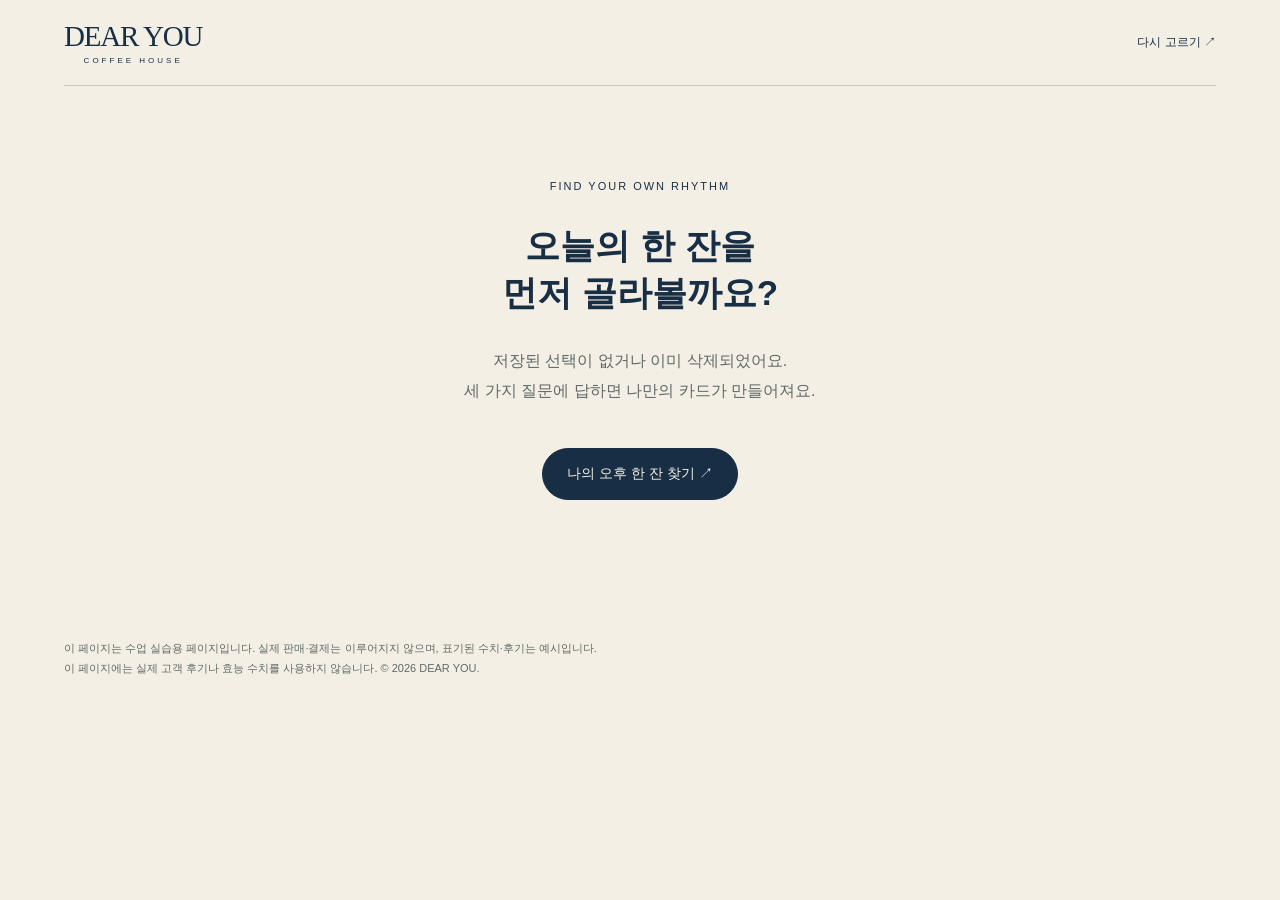
<file: result.html>
<!doctype html><html lang="ko"><head><meta charset="utf-8">
<script async src="https://www.googletagmanager.com/gtm.js?id=GTM-KSVCW7VS"></script>
<script>
  window.dataLayer = window.dataLayer || [];
  function gtag(){dataLayer.push(arguments);}
  gtag('js', new Date());
</script>
<meta name="viewport" content="width=device-width,initial-scale=1"><meta name="robots" content="noindex"><title>나의 한 잔 카드 | DEAR YOU</title><link rel="stylesheet" href="assets/base.css"><link rel="stylesheet" href="assets/brand.css"><link rel="stylesheet" href="assets/experience.css">
<script src="assets/ga4-config.js"></script>
<script src="assets/meta-events.js"></script>
<script src="ga4-easy.js" data-id="G-TSM04V2MVC"></script>
<!-- Meta Pixel Code -->
<!-- Meta Pixel base code: GTM-KSVCW7VS (Meta Pixel tag) handles init + PageView. Do not add it here again. -->
<!-- End Meta Pixel Code -->
</head><body>
<!-- Meta Pixel: JavaScript-disabled PageView -->
<noscript><img height="1" width="1" style="display:none" alt=""
src="https://www.facebook.com/tr?id=2690992464704835&ev=PageView&noscript=1"
/></noscript>
<header><a class="logo" href="./">DEAR YOU<small>COFFEE HOUSE</small></a><a class="result-top" href="index.html#apply">다시 고르기 ↗</a></header>
<main><section class="result-main" id="result-content" hidden><div class="result-copy"><div class="result-heading"><span class="eyebrow">A cup, just for you</span><h1 id="result-title"></h1><p id="result-line"></p><div class="result-tags" id="result-tags"></div></div><div class="result-actions"><button type="button" class="button" id="download-card">카드 이미지 저장 <span>↓</span></button><a href="index.html#apply" class="button secondary" data-ga="quiz_restart" data-ga-location="result">다른 한 잔 찾아보기 <span>↗</span></a><p class="download-hint">1080 × 1350 PNG · 카드가 내 기기에 저장돼요.</p><p id="download-status" role="status" aria-live="polite"></p><a id="image-fallback" class="text-link" target="_blank" rel="noopener" hidden>이미지 크게 열기 · 길게 눌러 저장</a></div><div class="result-detail"><span class="eyebrow">Your taste notes</span><p id="result-reason"></p><p id="result-note" class="fine"></p><p class="fine">현재 메뉴를 개발 중이며 이 카드는 취향 제안입니다. 건강 판정이나 실제 주문·예약 결과가 아닙니다. 취향 선택 코드는 읽은 뒤 임시 저장소에서 삭제했습니다.</p></div></div><div class="card-shell"><canvas id="result-card" width="1080" height="1350" role="img" aria-label="나의 오후 한 잔 취향 카드"></canvas><p class="card-caption">제품 이미지: AI 생성 콘셉트 · DEAR YOU</p></div></section>
<section id="empty-result" class="empty-result" hidden><span class="eyebrow">Find your own rhythm</span><h1>오늘의 한 잔을<br>먼저 골라볼까요?</h1><p>저장된 선택이 없거나 이미 삭제되었어요.<br>세 가지 질문에 답하면 나만의 카드가 만들어져요.</p><a class="button" href="index.html#apply">나의 오후 한 잔 찾기 ↗</a></section><noscript><p class="empty-result">결과 카드를 보려면 JavaScript를 켜주세요. <a href="index.html">첫 화면으로 돌아가기</a></p></noscript></main>
<footer><p>이 페이지는 수업 실습용 페이지입니다. 실제 판매·결제는 이루어지지 않으며, 표기된 수치·후기는 예시입니다.<br>이 페이지에는 실제 고객 후기나 효능 수치를 사용하지 않습니다. © 2026 DEAR YOU.</p></footer><script src="assets/cup-model.js"></script><script src="assets/result.js"></script><script src="assets/track.js"></script></body></html>
</file>
<file: assets/base.css>
/* 모든 페이지 공통: 개인정보 팝업, 검토 표시, 교육용 띠. 디자인은 각 페이지 index.html 안의 <style>에 있습니다. */
*,*::before,*::after{box-sizing:border-box}
body{margin:0;-webkit-font-smoothing:antialiased}
img{max-width:100%;display:block}
a{color:inherit;text-decoration:none}
button{font:inherit;cursor:pointer}
.edu-strip{background:#111;color:#eee;font:12px/1.4 "Pretendard Variable",Pretendard,system-ui,sans-serif;text-align:center;padding:6px 12px}
.ph{width:100%;height:100%;display:flex;align-items:center;justify-content:center;text-align:center;padding:16px;background:#e9e9e7;color:#77756f;font:12.5px/1.45 "Pretendard Variable",Pretendard,system-ui,sans-serif}
.ph span{max-width:260px}
.ph.dark{background:#2a2a2c;color:#aaa}
.safe-note{display:flex;gap:8px;align-items:flex-start;font-size:12.5px;line-height:1.5;color:#5c5c5c;background:#f4f4f2;border-radius:8px;padding:10px 12px}
.safe-note button{background:none;border:0;padding:0;text-decoration:underline;color:inherit;font-weight:700}
.todo{background:#fff3b0;color:#4a3b00;border-radius:3px;padding:0 3px;font-weight:700;font-style:normal}
.modal{position:fixed;inset:0;z-index:100;display:none;align-items:center;justify-content:center;background:rgba(10,10,14,.6);padding:16px}
.modal.open{display:flex}
.modal-box{background:#fff;color:#16161a;max-width:520px;width:100%;max-height:88vh;overflow:auto;border-radius:20px;padding:28px 24px;font:15px/1.6 "Pretendard Variable",Pretendard,system-ui,sans-serif;text-align:left;letter-spacing:0;text-transform:none}
.modal-box h2{font:800 21px/1.3 inherit;font-family:inherit;margin:8px 0 6px}
.modal-box .badge{display:inline-block;font-size:12px;font-weight:700;padding:4px 10px;border-radius:99px;background:#16161a;color:#fff}
.modal-box ol{padding-left:20px;margin:14px 0;font-size:14.5px}
.modal-box ol li{margin-bottom:9px}
.modal-box strong{background:linear-gradient(transparent 60%,#ffe58a 60%)}
.modal-box label{display:flex;gap:10px;align-items:flex-start;font-size:14.5px;font-weight:700;padding:14px;border-radius:12px;background:#f3f3f6;margin:6px 0 16px;cursor:pointer}
.modal-box label input{width:20px;height:20px;margin-top:1px;flex:none}
.modal-actions{display:flex;gap:10px}
.modal-actions button{flex:1;padding:14px;border-radius:12px;font-weight:700;border:0}
.modal-actions .cancel{background:#ececf0;color:#16161a}
.modal-actions .ok{background:#16161a;color:#fff}
.modal-actions .ok:disabled{opacity:.35;cursor:not-allowed}
.review-panel{position:fixed;right:16px;bottom:16px;z-index:90;width:min(380px,calc(100vw - 32px));max-height:52vh;overflow:auto;background:#1b1b1f;color:#f3f3f3;border-radius:16px;padding:16px 18px;font:13px/1.55 "Pretendard Variable",Pretendard,system-ui,sans-serif;box-shadow:0 20px 40px -10px rgba(0,0,0,.5);text-align:left}
.review-panel b{display:block;font-size:14px;margin-bottom:6px;color:#ffe58a}
.review-panel .rp-ref{color:#b8e0ff;margin:0 0 8px}
.review-panel ul{padding-left:18px;margin:0}
.review-panel button{position:absolute;top:10px;right:12px;background:none;border:0;color:#aaa;font-size:16px}
</file>
<file: assets/brand.css>
:root{--cream:#f3efe5;--navy:#182e45;--line:#182e4530;--muted:#616967}*{box-sizing:border-box}html{scroll-behavior:smooth;scroll-padding-top:90px}body{margin:0;background:var(--cream);color:var(--navy);font-family:Arial,'Apple SD Gothic Neo','Noto Sans KR',sans-serif;word-break:keep-all}a{color:inherit;text-decoration:none}button{font:inherit;cursor:pointer}a:focus-visible,button:focus-visible,summary:focus-visible{outline:3px solid #a16c39;outline-offset:5px}header{height:86px;display:flex;align-items:center;justify-content:space-between;border-bottom:1px solid var(--line);margin:0 5%;gap:20px}.logo{font-family:Georgia,serif;font-size:29px;letter-spacing:-1.2px}.logo small{font-family:Arial,sans-serif;font-size:8px;letter-spacing:3px;display:block;margin-top:3px;text-align:center}nav{display:flex;gap:32px;font-size:13px}.nav-cta{border:1px solid;padding:11px 18px;border-radius:30px;font-size:12px}.eyebrow{font-size:11px;letter-spacing:2px;text-transform:uppercase}.hero{display:grid;grid-template-columns:1fr 1fr;min-height:700px;padding:36px 5% 56px;gap:5%}.hero-copy{display:flex;flex-direction:column;justify-content:center;align-items:flex-start}.hero h1{font-size:clamp(40px,4.5vw,70px);letter-spacing:-3px;line-height:1.25;font-weight:500;margin:35px 0 25px}.hero p,.bodycopy{font-size:16px;line-height:1.9;color:var(--muted)}.hero-photo{position:relative;min-height:580px}.hero-photo img{width:100%;height:100%;position:absolute;object-fit:cover;border-radius:160px 160px 3px 3px}.photo-note{position:absolute;bottom:22px;left:24px;color:white;font-size:10px;letter-spacing:2px}.button{display:inline-flex;align-items:center;justify-content:space-between;gap:42px;padding:16px 24px;border-radius:40px;background:var(--navy);color:var(--cream);border:1px solid var(--navy);font-size:14px;margin-top:25px}.button:hover{background:#304b66}.small-note{margin-top:35px;font-size:11px;color:var(--muted)}.ribbon{border-block:1px solid var(--line);display:flex;justify-content:space-around;padding:20px 5%;font-family:Georgia,serif;font-size:18px}.ribbon span:nth-child(2){font-size:11px;font-family:Arial;letter-spacing:2px;align-self:center}.intro{text-align:center;padding:105px 20px 95px}.intro h2{font-size:clamp(28px,3.2vw,44px);line-height:1.5;font-weight:500;letter-spacing:-1.5px;margin:25px 0}.intro p{line-height:1.9;color:var(--muted);font-size:15px}.choices{padding:70px 5% 90px;background:#e7e5d9}.section-top{display:flex;justify-content:space-between;align-items:end;gap:30px;margin-bottom:40px}h2{font-size:38px;font-weight:500;letter-spacing:-1.5px;margin:20px 0}.section-top p{font-size:14px;line-height:1.7;color:var(--muted)}.choice-layout{display:grid;grid-template-columns:1fr 1fr;gap:6%}.choice-layout>img{width:100%;height:540px;object-fit:cover}.tabs{display:flex;border-bottom:1px solid var(--line);gap:7px;margin-bottom:40px}.tabs button{background:none;border:0;padding:18px 14px;color:var(--muted);border-bottom:2px solid transparent}.tabs button[aria-selected=true]{color:var(--navy);border-bottom-color:var(--navy);font-weight:bold}.number{font-family:Georgia;font-size:80px;opacity:.35}#drink-title{font-size:34px;font-weight:500;margin:15px 0}#drink-body{font-size:16px;line-height:1.9;min-height:90px}#drink-note{font-size:12px;line-height:1.8;color:var(--muted);border-top:1px solid var(--line);padding-top:20px}.tags{display:flex;gap:8px;margin:23px 0}.tags span{border:1px solid var(--line);border-radius:20px;padding:8px 13px;font-size:11px}.story{display:grid;grid-template-columns:1.15fr 1fr;gap:8%;padding:110px 5%;align-items:center}.story img{width:100%;height:430px;object-fit:cover}.story h2{line-height:1.45}.story p{font-size:15px;line-height:1.9;color:var(--muted)}.story .signature{font-family:Georgia,serif;font-style:italic;font-size:28px;margin-top:30px}.faq{padding:0 12% 100px}.faq .eyebrow{text-align:center}.faq h2{text-align:center;margin-bottom:45px}.faq details{border-bottom:1px solid var(--line);padding:23px 0}.faq summary{cursor:pointer;font-size:17px;list-style:none;display:flex;justify-content:space-between;gap:20px}.faq summary:after{content:'+'}.faq details[open] summary:after{content:'−'}.faq details p{font-size:14px;line-height:1.9;max-width:700px;color:var(--muted)}.closing{background:var(--navy);color:var(--cream);text-align:center;padding:75px 20px}.closing h2{font-size:46px;line-height:1.4}.closing p{font-size:14px;opacity:.75}.closing .button{background:var(--cream);color:var(--navy)}footer{padding:38px 5% 25px}footer .footer-row{display:flex;justify-content:space-between;align-items:center;gap:25px}footer p{font-size:11px;color:var(--muted);line-height:1.8}.footer-word{font-family:Georgia,serif;font-size:clamp(60px,15vw,230px);text-align:center;letter-spacing:-.06em;line-height:1.2;margin:25px 0 0;border-bottom:1px solid var(--line)}@media(max-width:700px){header{height:75px}.logo{font-size:24px}nav{gap:16px;font-size:12px}.nav-cta{display:none}.hero{grid-template-columns:1fr;padding-top:40px;gap:35px}.hero h1{font-size:43px;letter-spacing:-2px;margin:25px 0 14px}.hero p{font-size:14px}.hero-photo{min-height:460px}.small-note{margin-top:20px}.ribbon{font-size:14px;gap:10px}.ribbon span:nth-child(2){font-size:8px}.intro{padding:65px 20px}.intro h2{font-size:29px}.intro p{font-size:14px}.section-top{display:block}h2{font-size:30px}.choices{padding:55px 5%}.choice-layout{grid-template-columns:1fr}.choice-layout>img{height:360px}.tabs{margin-top:20px;margin-bottom:20px}.tabs button{padding:15px 9px;font-size:13px}.number{font-size:55px}#drink-title{font-size:28px}.story{grid-template-columns:1fr;padding:65px 5%;gap:35px}.story img{height:280px}.faq{padding:0 5% 65px}.faq summary{font-size:15px}.closing h2{font-size:34px}.footer-row{flex-direction:column;align-items:flex-start!important}}@media(prefers-reduced-motion:reduce){html{scroll-behavior:auto}}
</file>
<file: assets/experience.css>
.skip{position:absolute;top:-60px;left:20px;z-index:200;background:white;padding:15px}.skip:focus{top:10px}.text-link{margin-top:20px;font-size:13px;border-bottom:1px solid var(--line);padding-bottom:5px}.education{border-top:1px solid var(--line);padding-top:18px}.education a{text-decoration:underline}.finder{display:grid;grid-template-columns:.7fr 1.3fr;gap:7%;padding:80px 7%;margin-bottom:85px;background:#e5e8e2;scroll-margin-top:25px}.finder-intro h2{font-size:52px;line-height:1.2;margin-top:30px}.finder-intro p{font-size:16px;line-height:1.9;color:var(--muted)}.ritual-mark{width:170px;height:170px;border:1px solid #182e4540;border-radius:50%;display:flex;flex-direction:column;align-items:center;justify-content:center;font-size:48px;margin:35px 0;transform:rotate(-10deg)}.ritual-mark span{font-size:9px;letter-spacing:2px;margin-top:12px}.fine{font-size:12px!important;line-height:1.7!important;color:var(--muted)}fieldset{padding:0;margin:0 0 32px;border:0;min-width:0}legend{font-size:18px;font-weight:600;margin-bottom:15px;line-height:1.6}legend span{font-family:Georgia,serif;color:#738079;margin-right:12px}.options{display:grid;grid-template-columns:repeat(3,1fr);gap:10px}.option{display:block;text-align:left;padding:19px 14px;border:1px solid #182e4535;background:#f3efe580;border-radius:6px;color:var(--navy);min-height:96px;transition:background .15s}.option b{font-size:13px;line-height:1.6;display:block}.option small{display:block;font-size:11px;line-height:1.6;margin-top:7px;opacity:.8}.option:hover{border-color:var(--navy)}.option[aria-pressed=true]{background:var(--navy);color:#fff;border-color:var(--navy);box-shadow:inset 0 0 0 2px #fff5}.option[aria-pressed=true] b:before{content:'✓ ';}.quiz-bottom{display:flex;justify-content:space-between;font-size:12px;align-items:center}.reset-link{border:0;border-bottom:1px solid var(--line);padding:5px 0;background:none;color:var(--navy);font-size:12px}.quiz-form>.button{width:100%;margin-top:15px}.error{color:#973b21;font-size:13px;line-height:1.6;min-height:0}.modal-box h2{font-size:23px;letter-spacing:-.6px}.modal-box .badge{background:var(--navy)}.modal-actions .ok{background:var(--navy)}.result-main{max-width:1120px;margin:auto;padding:65px 30px 80px;display:grid;grid-template-columns:1fr 1fr;gap:8%;align-items:start}.result-copy{padding-top:30px}.result-copy h1{font-weight:500;font-size:42px;line-height:1.35;letter-spacing:-2px;margin:22px 0}.result-copy p{color:var(--muted);line-height:1.9;font-size:15px}.result-copy .button{width:100%;margin-top:14px}.result-copy .secondary{color:var(--navy);background:transparent}.card-shell{position:relative}canvas{display:block;width:100%;height:auto;background:var(--cream);box-shadow:0 15px 50px #182e4520;border:1px solid var(--line);border-radius:4px}.card-caption{font-size:11px;text-align:center;color:var(--muted);margin-top:18px}.result-tags{display:flex;flex-wrap:wrap;gap:8px;margin:25px 0}.result-tags span{border:1px solid var(--line);border-radius:25px;padding:9px 13px;font-size:12px}.result-detail{border-top:1px solid var(--line);margin-top:25px;padding-top:15px}.empty-result{max-width:620px;margin:90px auto;padding:0 25px;text-align:center}.empty-result h1{font-size:35px}.empty-result p{line-height:1.9;color:var(--muted)}[hidden]{display:none!important}.download-hint{font-size:12px!important}#download-status{font-size:12px}.result-top{font-size:12px}#preview-image{max-width:100%;margin-top:20px} @media(max-width:800px){.finder{grid-template-columns:1fr;padding:50px 5%;gap:25px;margin-bottom:60px}.finder-intro h2{font-size:36px;margin:20px 0}.finder-intro h2 br{display:none}.finder-intro>p br{display:none}.ritual-mark{display:none}.options{grid-template-columns:1fr}.option{min-height:64px;padding:14px 17px;display:flex;align-items:center;justify-content:space-between;gap:12px}.option small{margin:0;text-align:right}.quiz-form legend{font-size:17px}.result-main{grid-template-columns:1fr;padding:30px 20px 55px;gap:30px}.result-copy{padding-top:0}.result-copy h1{font-size:34px}.card-shell{grid-row:2}.result-copy .button{max-width:none}.result-main .result-copy{display:contents}.result-copy .result-heading{grid-row:1}.result-copy .result-actions{grid-row:3}.result-copy .result-detail{grid-row:4;margin-top:0}.result-main canvas{max-width:480px;margin:auto}.finder-intro .fine{margin-bottom:0}}

header{flex-wrap:wrap;height:auto;min-height:86px;padding:18px 0;row-gap:16px}header .expanded-nav{gap:22px}.moments{padding:90px 5% 20px}.moment-grid{display:grid;grid-template-columns:repeat(3,minmax(0,1fr));gap:24px}.moment-grid img{width:100%;height:340px;object-fit:cover;margin-bottom:24px}.moment-grid article:nth-child(2){padding-top:65px}.moment-grid h3{font-size:23px;line-height:1.5;font-weight:500;margin:15px 0}.moment-grid p{font-size:14px;line-height:1.8;color:var(--muted)}@media(max-width:850px){header .expanded-nav{order:3;width:100%;overflow-x:auto;white-space:nowrap;gap:22px;padding:8px 0 2px;font-size:12px}.moment-grid{gap:16px}.moment-grid img{height:260px}.moment-grid h3{font-size:20px}}@media(max-width:600px){.moments{padding-top:55px}.moment-grid{grid-template-columns:1fr}.moment-grid article:nth-child(2){padding-top:0}.moment-grid img{height:340px}.moment-grid article{margin-bottom:25px}.moments .section-top p br{display:none}}

.afternoon-crop{height:340px;overflow:hidden;margin-bottom:24px;position:relative}.moment-grid .afternoon-crop img{position:absolute;top:-37%;left:0;width:100%;height:137%;object-fit:cover;object-position:center bottom;margin:0}.moment-grid .daniel-photo{object-position:center 30%}.finder-model{margin:28px 0 20px;max-width:290px}.finder-model img{width:100%;height:320px;object-fit:cover;object-position:center 35%;border-radius:90px 90px 3px 3px}.finder-model figcaption{font-size:12px;margin-top:12px;color:var(--muted)}.story-model{margin:0;display:flex;flex-direction:column;align-items:center}.story .story-model img{width:100%;max-width:300px;height:auto;max-height:none;object-fit:contain}.story-model figcaption{font-size:11px;color:var(--muted);margin-top:14px;line-height:1.6}@media(max-width:850px){.afternoon-crop{height:260px}}@media(max-width:800px){.finder-intro{position:relative}.finder-model{max-width:180px}.finder-model img{height:200px}.story .story-model img{max-width:260px}}@media(max-width:600px){.afternoon-crop{height:340px}.moment-grid .daniel-photo{height:340px}}

/* Drink tabs: stable frame with directional slide + fade */
.drink-media{margin:0;min-width:0}.drink-stage{position:relative;height:540px;overflow:hidden;background:#182e45;isolation:isolate}.drink-slide{position:absolute;inset:0;width:100%;height:100%;object-fit:cover;opacity:0;pointer-events:none}.drink-slide.is-current{opacity:1;z-index:1}.drink-counter{position:absolute;left:22px;bottom:22px;z-index:3;color:white;background:#182e45b3;border:1px solid #ffffff50;border-radius:24px;padding:9px 14px;font-size:11px;letter-spacing:2px}.drink-media figcaption{font-size:11px;color:var(--muted);line-height:1.6;margin-top:12px}#drink-panel{overflow-wrap:break-word}@media(max-width:700px){.drink-stage{height:360px}.drink-counter{left:16px;bottom:16px}}
</file>
